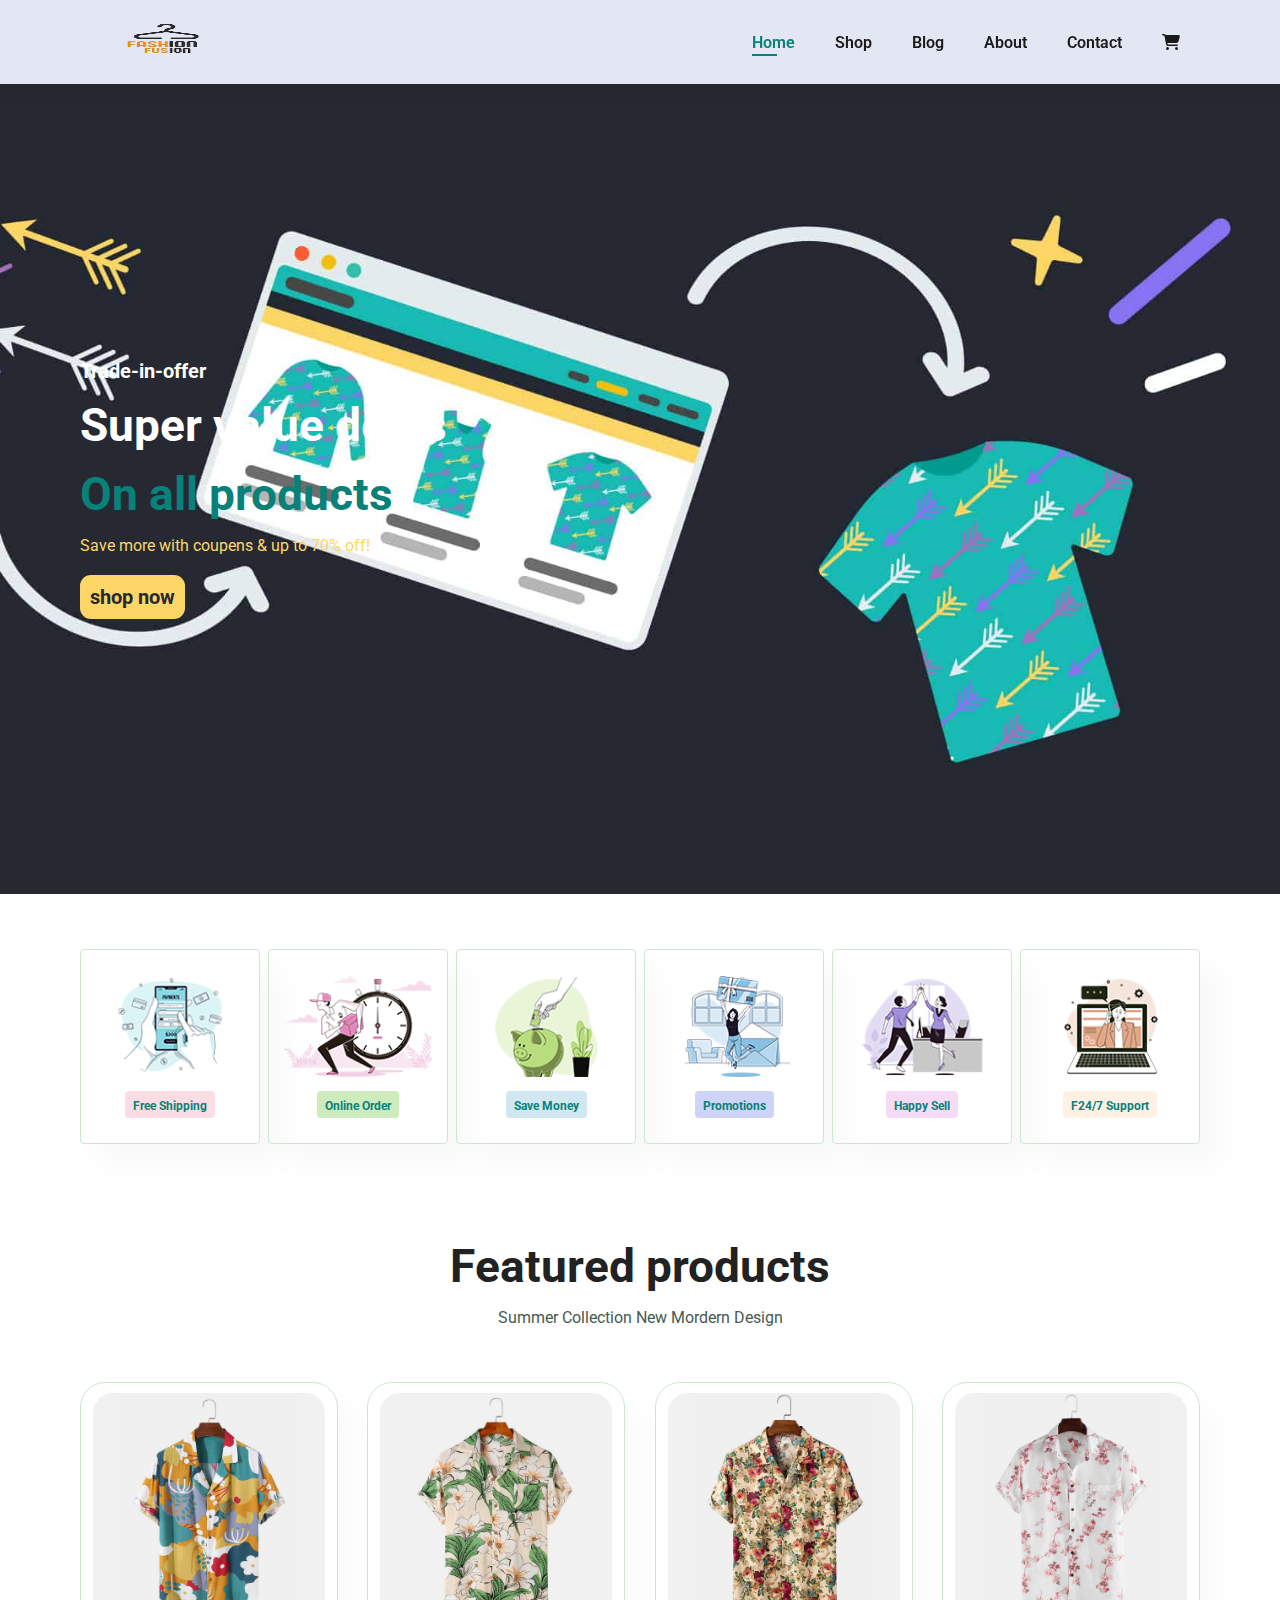
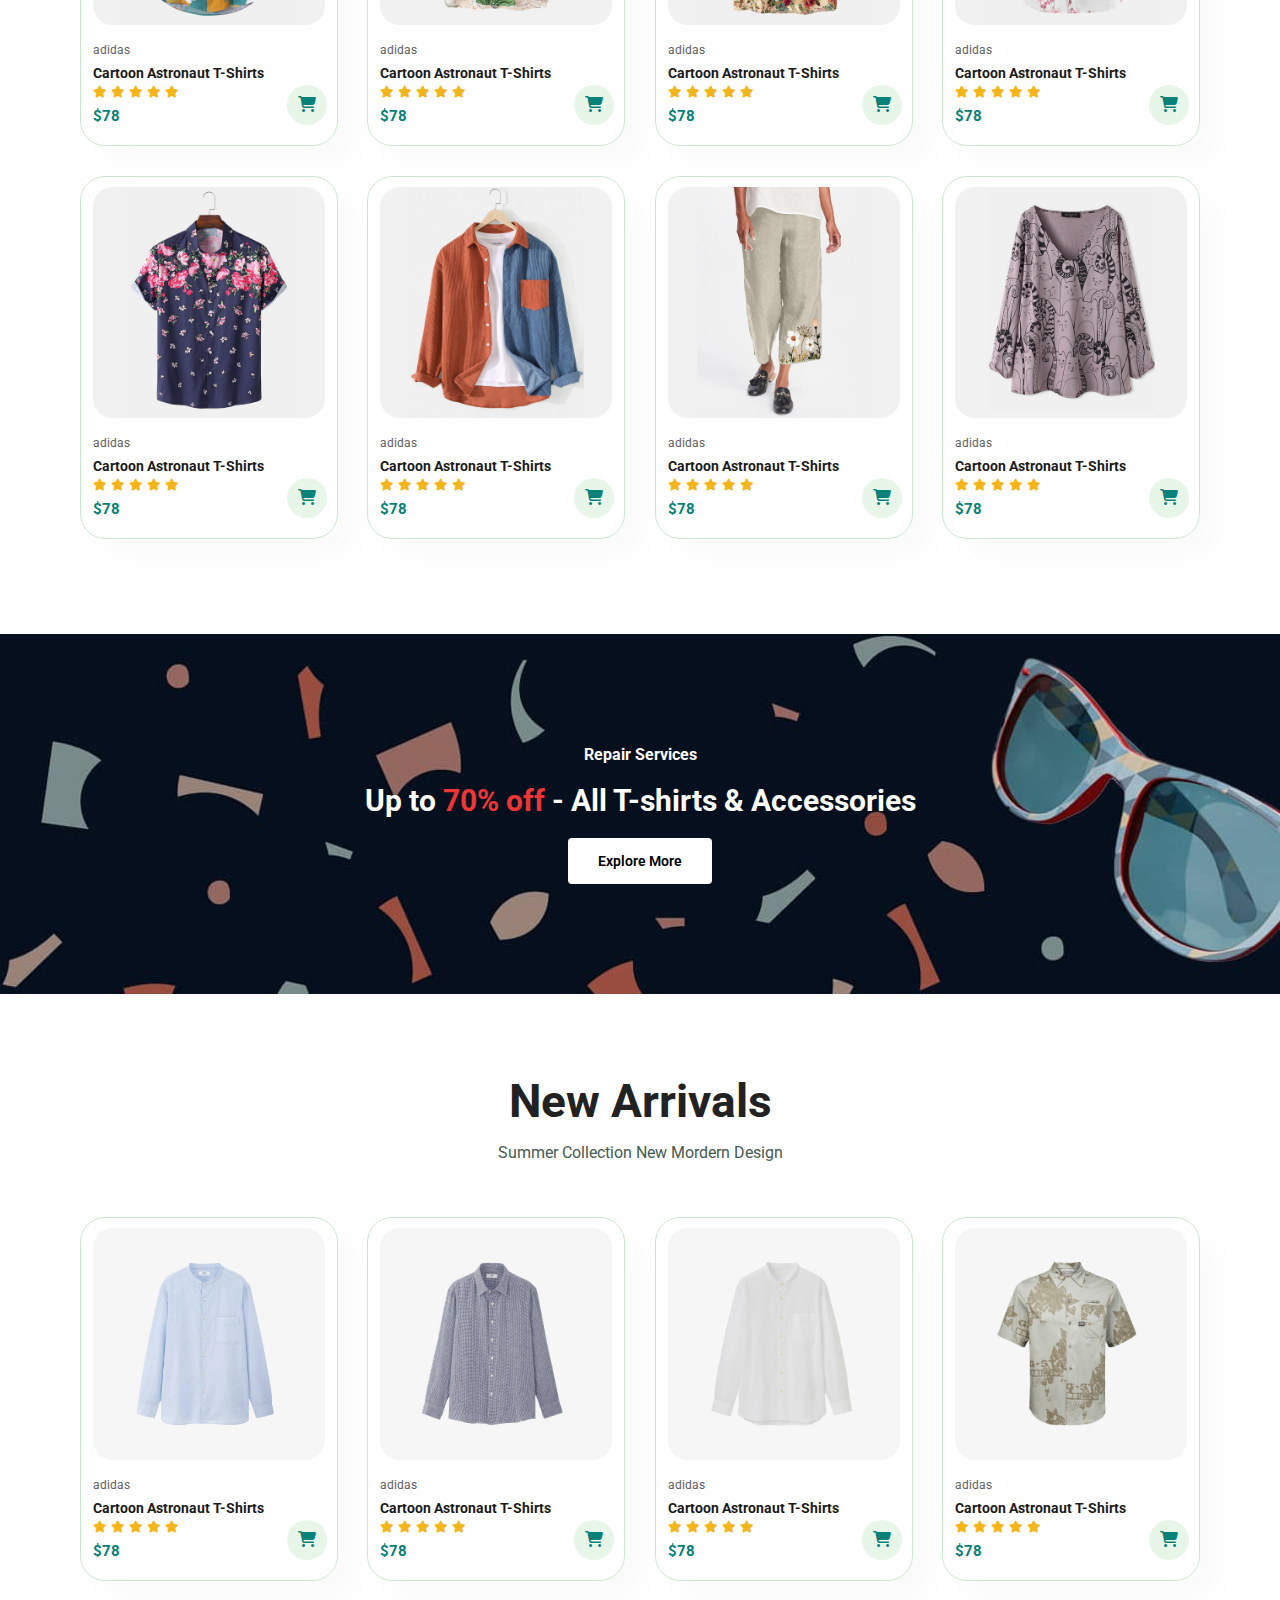
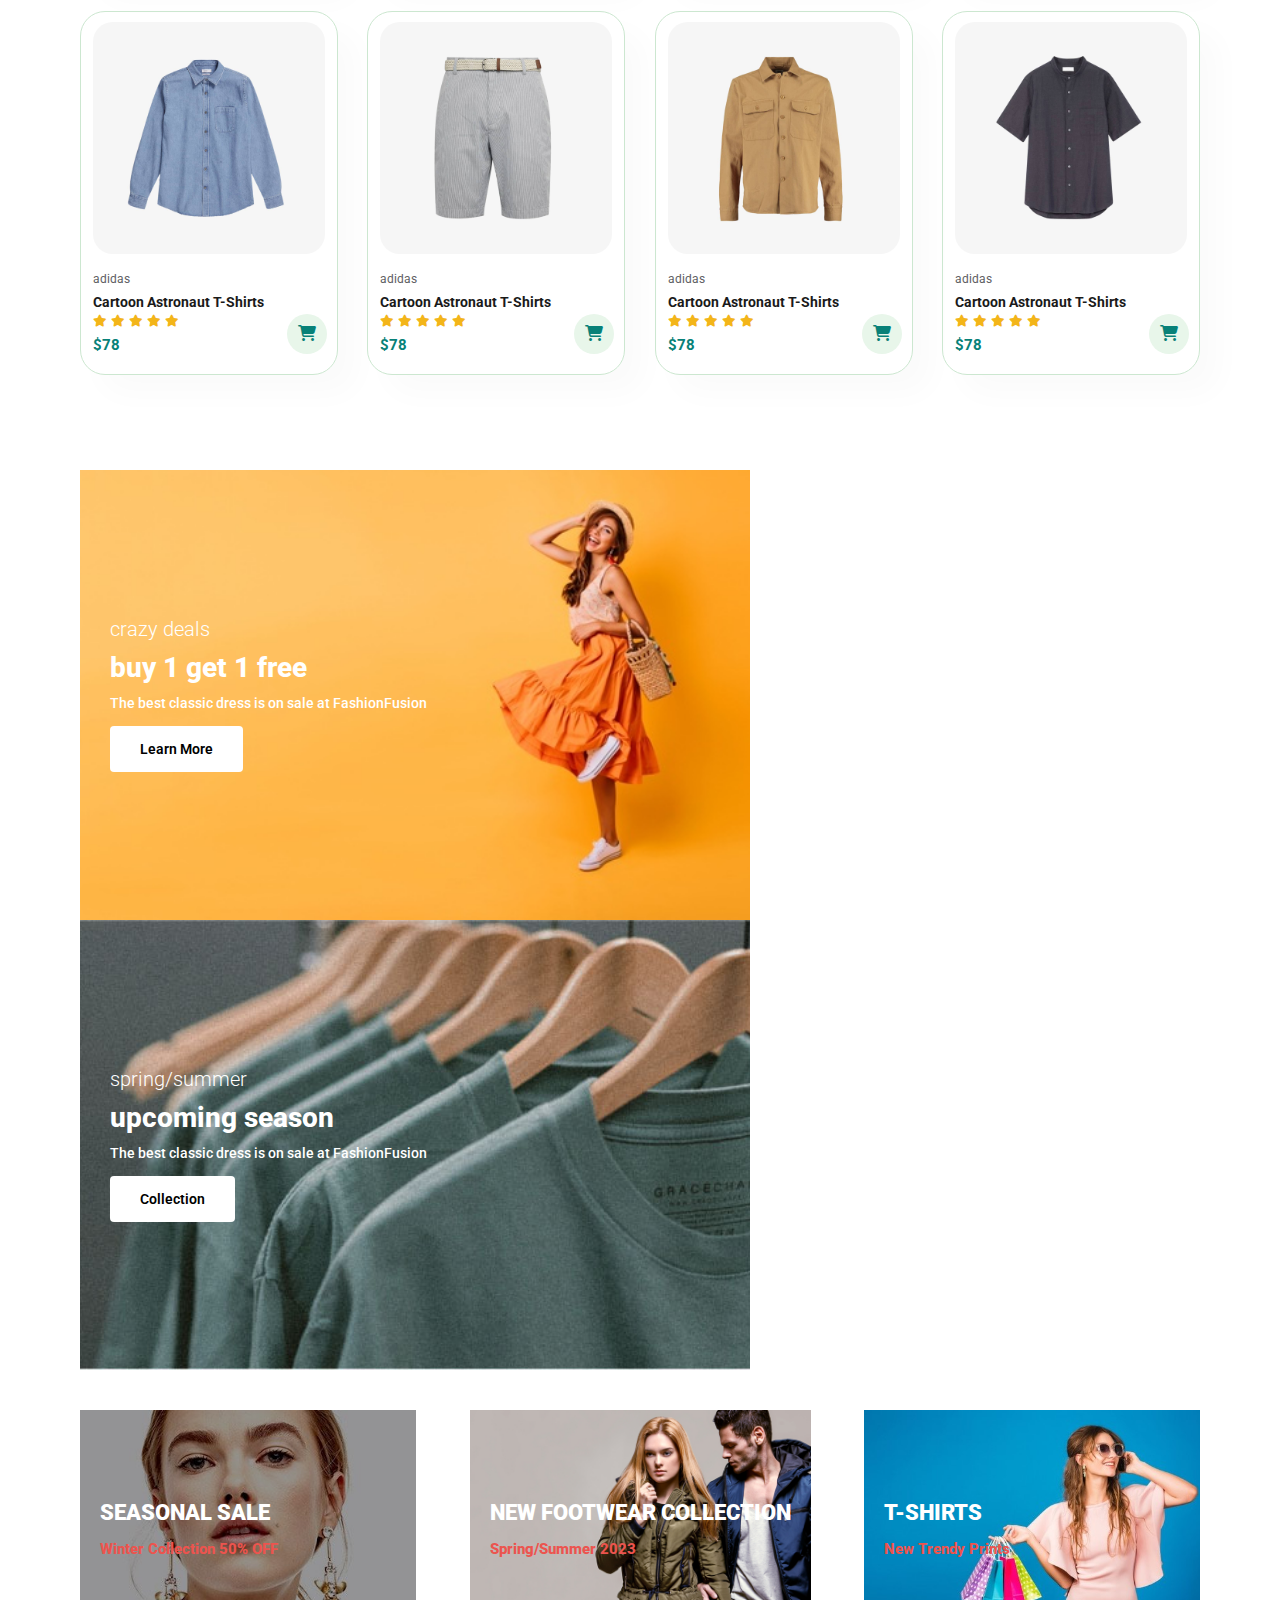
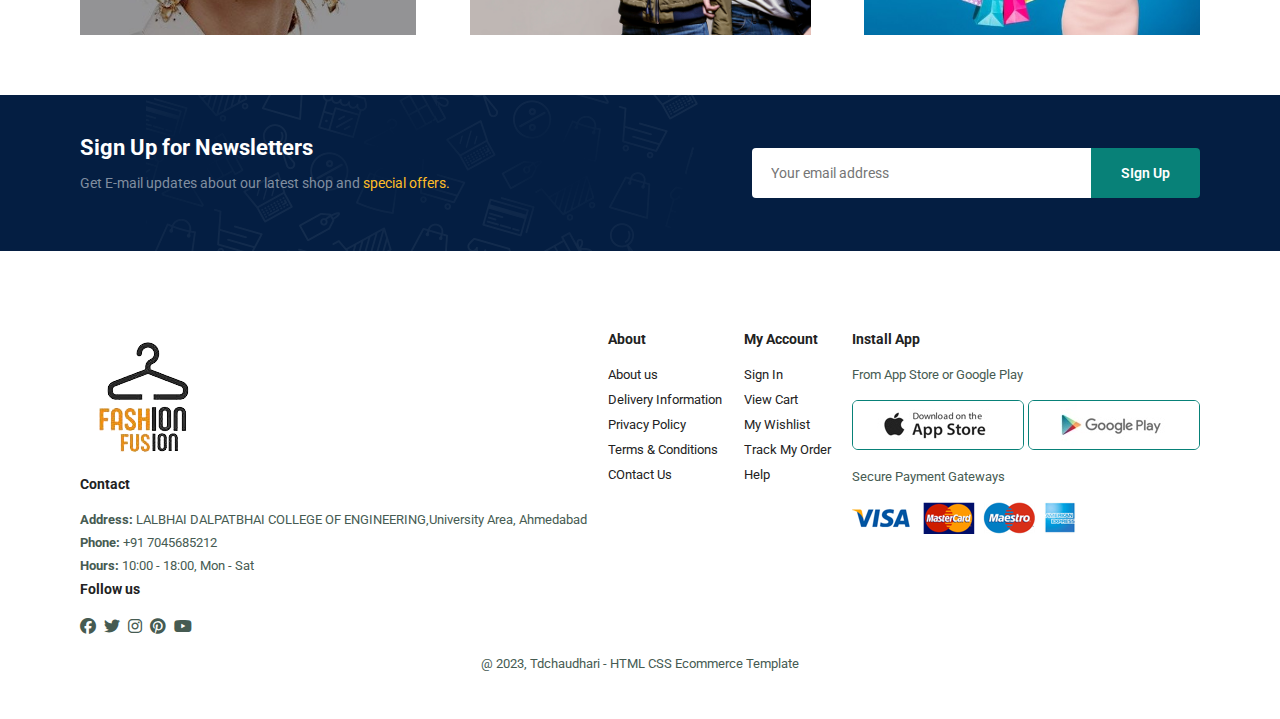
<file: index.html>
<!DOCTYPE html>
<html lang="en">

<head>
  <meta charset="UTF-8">
  <meta name="viewport" content="width=device-width, initial-scale=1.0">
  <title>TodayFashionFusion</title>
  <link rel="stylesheet" href="style.css">
  <link rel="preconnect" href="https://fonts.googleapis.com">
  <link rel="preconnect" href="https://fonts.gstatic.com" crossorigin>
  <link rel="stylesheet" href="https://cdnjs.cloudflare.com/ajax/libs/font-awesome/6.5.2/css/all.min.css" />
</head>

<body>
  <section id="header">
    <a href="#"><img src="images/logo3-removebg-preview.png" class="logo"
        style="margin-top: -10px; margin-bottom: -10px;"></a>

    <div>
      <ul id="navbar">
        <li><a class="active" href="index.html">Home</a></li>
        <li><a href="shop.html">Shop</a></li>
        <li><a href="blog.html">Blog</a></li>
        <li><a href="about.html">About</a></li>
        <li><a href="contact.html">Contact</a></li>
        <li id="lg-bag"><a href="cart.html"><i class="fa-solid fa-cart-shopping"></i></a></li>
        <a href="#" id="close"><i class="fa-solid fa-square-xmark"></i></a>


      </ul>
    </div>
    <div id="mobile">
      <a href="cart.html"><i class="fa-solid fa-cart-shopping"></i></a>
      <i id="bar" class="fas fa-outdent"></i>
    </div>
  </section>

  <section id="hero">
    <h4>Trade-in-offer</h4>
    <h2>Super value deals</h2>
    <h1>On all products</h1>
    <p>Save more with coupens & up to 70% off! </p>
    <button style="padding: 10px;">shop now</button>
  </section>

  <section id="feature" class="section-p1">
    <div class="fe-box">
      <img src="images/f1.png">
      <h6>Free Shipping</h6>
    </div>
    <div class="fe-box">
      <img src="images/f2.png">
      <h6>Online Order</h6>
    </div>
    <div class="fe-box">
      <img src="images/f3.png">
      <h6>Save Money</h6>
    </div>
    <div class="fe-box">
      <img src="images/f4.png">
      <h6>Promotions</h6>
    </div>
    <div class="fe-box">
      <img src="images/f5.png">
      <h6>Happy Sell</h6>
    </div>
    <div class="fe-box">
      <img src="images/f6.png">
      <h6>F24/7 Support</h6>
    </div>
  </section>

  <section id="product1" class="section-p1">
    <h1>Featured products</h1>
    <p>Summer Collection New Mordern Design</p>
    <div class="pro-container">
      <div class="pro">
        <!-- Create first Product -->
        <img src="images/products/f1.jpg" alt="">
        <div class="des">
          <span>adidas</span>
          <h5>Cartoon Astronaut T-Shirts</h5>
          <div class="star">
            <i class="fa-solid fa-star"></i>
            <i class="fa-solid fa-star"></i>
            <i class="fa-solid fa-star"></i>
            <i class="fa-solid fa-star"></i>
            <i class="fa-solid fa-star"></i>

          </div>
          <h4>$78</h4>
        </div>
        <a href="#" class="cart"><i class="fa-solid fa-cart-shopping "></i></a>
      </div>
      <div class="pro">
        <img src="images/products/f2.jpg" alt="">
        <div class="des">
          <span>adidas</span>
          <h5>Cartoon Astronaut T-Shirts</h5>
          <div class="star">
            <i class="fa-solid fa-star"></i>
            <i class="fa-solid fa-star"></i>
            <i class="fa-solid fa-star"></i>
            <i class="fa-solid fa-star"></i>
            <i class="fa-solid fa-star"></i>

          </div>
          <h4>$78</h4>
        </div>
        <a href="#" class="cart"><i class="fa-solid fa-cart-shopping "></i></a>
      </div>
      <div class="pro">
        <img src="images/products/f3.jpg" alt="">
        <div class="des">
          <span>adidas</span>
          <h5>Cartoon Astronaut T-Shirts</h5>
          <div class="star">
            <i class="fa-solid fa-star"></i>
            <i class="fa-solid fa-star"></i>
            <i class="fa-solid fa-star"></i>
            <i class="fa-solid fa-star"></i>
            <i class="fa-solid fa-star"></i>

          </div>
          <h4>$78</h4>
        </div>
        <a href="#" class="cart"><i class="fa-solid fa-cart-shopping "></i></a>
      </div>
      <div class="pro">
        <img src="images/products/f4.jpg" alt="">
        <div class="des">
          <span>adidas</span>
          <h5>Cartoon Astronaut T-Shirts</h5>
          <div class="star">
            <i class="fa-solid fa-star"></i>
            <i class="fa-solid fa-star"></i>
            <i class="fa-solid fa-star"></i>
            <i class="fa-solid fa-star"></i>
            <i class="fa-solid fa-star"></i>

          </div>
          <h4>$78</h4>
        </div>
        <a href="#" class="cart"><i class="fa-solid fa-cart-shopping "></i></a>
      </div>
      <div class="pro">
        <img src="images/products/f5.jpg" alt="">
        <div class="des">
          <span>adidas</span>
          <h5>Cartoon Astronaut T-Shirts</h5>
          <div class="star">
            <i class="fa-solid fa-star"></i>
            <i class="fa-solid fa-star"></i>
            <i class="fa-solid fa-star"></i>
            <i class="fa-solid fa-star"></i>
            <i class="fa-solid fa-star"></i>

          </div>
          <h4>$78</h4>
        </div>
        <a href="#" class="cart"><i class="fa-solid fa-cart-shopping "></i></a>
      </div>
      <div class="pro">
        <img src="images/products/f6.jpg" alt="">
        <div class="des">
          <span>adidas</span>
          <h5>Cartoon Astronaut T-Shirts</h5>
          <div class="star">
            <i class="fa-solid fa-star"></i>
            <i class="fa-solid fa-star"></i>
            <i class="fa-solid fa-star"></i>
            <i class="fa-solid fa-star"></i>
            <i class="fa-solid fa-star"></i>

          </div>
          <h4>$78</h4>
        </div>
        <a href="#" class="cart"><i class="fa-solid fa-cart-shopping "></i></a>
      </div>
      <div class="pro">
        <img src="images/products/f7.jpg" alt="">
        <div class="des">
          <span>adidas</span>
          <h5>Cartoon Astronaut T-Shirts</h5>
          <div class="star">
            <i class="fa-solid fa-star"></i>
            <i class="fa-solid fa-star"></i>
            <i class="fa-solid fa-star"></i>
            <i class="fa-solid fa-star"></i>
            <i class="fa-solid fa-star"></i>

          </div>
          <h4>$78</h4>
        </div>
        <a href="#" class="cart"><i class="fa-solid fa-cart-shopping "></i></a>
      </div>
      <div class="pro">
        <img src="images/products/f8.jpg" alt="">
        <div class="des">
          <span>adidas</span>
          <h5>Cartoon Astronaut T-Shirts</h5>
          <div class="star">
            <i class="fa-solid fa-star"></i>
            <i class="fa-solid fa-star"></i>
            <i class="fa-solid fa-star"></i>
            <i class="fa-solid fa-star"></i>
            <i class="fa-solid fa-star"></i>

          </div>
          <h4>$78</h4>
        </div>
        <a href="#" class="cart"><i class="fa-solid fa-cart-shopping "></i></a>
      </div>
    </div>
  </section>

  <section id="banner" class="section-m1">
    <h4>Repair Services</h4>
    <h1>Up to <span>70% off</span> - All T-shirts & Accessories</h1>
    <button class="normal">Explore More</button>
  </section>

  <section id="product1" class="section-p1">
    <h1>New Arrivals</h1>
    <p>Summer Collection New Mordern Design</p>
    <div class="pro-container">
      <div class="pro">
        <!-- Create first Product -->
        <img src="images/products/n1.jpg" alt="">
        <div class="des">
          <span>adidas</span>
          <h5>Cartoon Astronaut T-Shirts</h5>
          <div class="star">
            <i class="fa-solid fa-star"></i>
            <i class="fa-solid fa-star"></i>
            <i class="fa-solid fa-star"></i>
            <i class="fa-solid fa-star"></i>
            <i class="fa-solid fa-star"></i>

          </div>
          <h4>$78</h4>
        </div>
        <a href="#" class="cart"><i class="fa-solid fa-cart-shopping "></i></a>
      </div>
      <div class="pro">
        <img src="images/products/n2.jpg" alt="">
        <div class="des">
          <span>adidas</span>
          <h5>Cartoon Astronaut T-Shirts</h5>
          <div class="star">
            <i class="fa-solid fa-star"></i>
            <i class="fa-solid fa-star"></i>
            <i class="fa-solid fa-star"></i>
            <i class="fa-solid fa-star"></i>
            <i class="fa-solid fa-star"></i>

          </div>
          <h4>$78</h4>
        </div>
        <a href="#" class="cart"><i class="fa-solid fa-cart-shopping "></i></a>
      </div>
      <div class="pro">
        <img src="images/products/n3.jpg" alt="">
        <div class="des">
          <span>adidas</span>
          <h5>Cartoon Astronaut T-Shirts</h5>
          <div class="star">
            <i class="fa-solid fa-star"></i>
            <i class="fa-solid fa-star"></i>
            <i class="fa-solid fa-star"></i>
            <i class="fa-solid fa-star"></i>
            <i class="fa-solid fa-star"></i>

          </div>
          <h4>$78</h4>
        </div>
        <a href="#" class="cart"><i class="fa-solid fa-cart-shopping "></i></a>
      </div>
      <div class="pro">
        <img src="images/products/n4.jpg" alt="">
        <div class="des">
          <span>adidas</span>
          <h5>Cartoon Astronaut T-Shirts</h5>
          <div class="star">
            <i class="fa-solid fa-star"></i>
            <i class="fa-solid fa-star"></i>
            <i class="fa-solid fa-star"></i>
            <i class="fa-solid fa-star"></i>
            <i class="fa-solid fa-star"></i>

          </div>
          <h4>$78</h4>
        </div>
        <a href="#" class="cart"><i class="fa-solid fa-cart-shopping "></i></a>
      </div>
      <div class="pro">
        <img src="images/products/n5.jpg" alt="">
        <div class="des">
          <span>adidas</span>
          <h5>Cartoon Astronaut T-Shirts</h5>
          <div class="star">
            <i class="fa-solid fa-star"></i>
            <i class="fa-solid fa-star"></i>
            <i class="fa-solid fa-star"></i>
            <i class="fa-solid fa-star"></i>
            <i class="fa-solid fa-star"></i>

          </div>
          <h4>$78</h4>
        </div>
        <a href="#" class="cart"><i class="fa-solid fa-cart-shopping "></i></a>
      </div>
      <div class="pro">
        <img src="images/products/n6.jpg" alt="">
        <div class="des">
          <span>adidas</span>
          <h5>Cartoon Astronaut T-Shirts</h5>
          <div class="star">
            <i class="fa-solid fa-star"></i>
            <i class="fa-solid fa-star"></i>
            <i class="fa-solid fa-star"></i>
            <i class="fa-solid fa-star"></i>
            <i class="fa-solid fa-star"></i>

          </div>
          <h4>$78</h4>
        </div>
        <a href="#" class="cart"><i class="fa-solid fa-cart-shopping "></i></a>
      </div>
      <div class="pro">
        <img src="images/products/n7.jpg" alt="">
        <div class="des">
          <span>adidas</span>
          <h5>Cartoon Astronaut T-Shirts</h5>
          <div class="star">
            <i class="fa-solid fa-star"></i>
            <i class="fa-solid fa-star"></i>
            <i class="fa-solid fa-star"></i>
            <i class="fa-solid fa-star"></i>
            <i class="fa-solid fa-star"></i>

          </div>
          <h4>$78</h4>
        </div>
        <a href="#" class="cart"><i class="fa-solid fa-cart-shopping "></i></a>
      </div>
      <div class="pro">
        <img src="images/products/n8.jpg" alt="">
        <div class="des">
          <span>adidas</span>
          <h5>Cartoon Astronaut T-Shirts</h5>
          <div class="star">
            <i class="fa-solid fa-star"></i>
            <i class="fa-solid fa-star"></i>
            <i class="fa-solid fa-star"></i>
            <i class="fa-solid fa-star"></i>
            <i class="fa-solid fa-star"></i>

          </div>
          <h4>$78</h4>
        </div>
        <a href="#" class="cart"><i class="fa-solid fa-cart-shopping "></i></a>
      </div>
    </div>
  </section>

  <section id="sm-banner" class="section-p1">
    <div class="banner-box">
      <h4>crazy deals</h4>
      <h1>buy 1 get 1 free</h1>
      <span>The best classic dress is on sale at FashionFusion</span>
      <button class="normal">Learn More</button>
    </div>
    <div class="banner-box banner-box2">
      <h4>spring/summer</h4>
      <h1>upcoming season</h1>
      <span>The best classic dress is on sale at FashionFusion</span>
      <button class="normal">Collection</button>
    </div>
  </section>

  <section id="bg-banner" class="section-p1">
    <div class="bg-banner-box">
      <h1>SEASONAL SALE</h1>
      <span>Winter Collection 50% OFF</span>
    </div>
    <div class="bg-banner-box bg-banner-box2">
      <h1>NEW FOOTWEAR COLLECTION</h1>
      <span>Spring/Summer 2023</span>
    </div>
    <div class="bg-banner-box bg-banner-box3">
      <h1>T-SHIRTS</h1>
      <span>New Trendy Prints</span>
    </div>
  </section>

  <section id="newsletter" class="section-p1 section-m1">
    <div class="newstext">
      <h4>Sign Up for Newsletters</h4>
      <p>Get E-mail updates about our latest shop and <span>special offers.</span></p>
    </div>
    <div class="form">
      <input type="text" placeholder="Your email address">
      <button class="normal">SIgn Up</button>
    </div>
  </section>

  <footer class="section-p1">
    <div class="col">
      <img class="logo1" src="images/logo3-removebg-preview.png" style="margin: -40px;">
      <h4>Contact</h4>
      <p><strong>Address:</strong> LALBHAI DALPATBHAI COLLEGE OF ENGINEERING,University Area, Ahmedabad </p>
      <p><strong>Phone:</strong> +91 7045685212</p>
      <p><strong>Hours:</strong> 10:00 - 18:00, Mon - Sat</p>
      <h4>Follow us</h4>
      <div class="icon">
        <i class="fa-brands fa-facebook"></i>
        <i class="fa-brands fa-twitter"></i>
        <i class="fa-brands fa-instagram"></i>
        <i class="fa-brands fa-pinterest"></i>
        <i class="fa-brands fa-youtube"></i>

      </div>
    </div>
    
    <div class="col">
      <h4>About</h4>
      <a href="#">About us</a>
      <a href="#">Delivery Information</a>
      <a href="#">Privacy Policy</a>
      <a href="#">Terms & Conditions</a>
      <a href="#">COntact Us</a>

    </div>
    <div class="col">
      <h4>My Account</h4>
      <a href="#">Sign In</a>
      <a href="#">View Cart</a>
      <a href="#">My Wishlist</a>
      <a href="#">Track My Order</a>
      <a href="#">Help</a>

    </div>
    <div class="col install">
      <h4>Install App</h4>
      <p>From App Store or Google Play</p>
      <div class="row">
        <img src="images/app.jpg" alt="">
        <img src="images/play.jpg" alt="">
      </div>
      <p>Secure Payment Gateways</p>
      <img src="images/pay.png" alt="">

    </div>

    <div class="copy">
      <p>@ 2023, Tdchaudhari - HTML CSS Ecommerce Template</p>
    </div>

  </footer>
  <script src="script.js"></script>
</body>

</html>
</file>
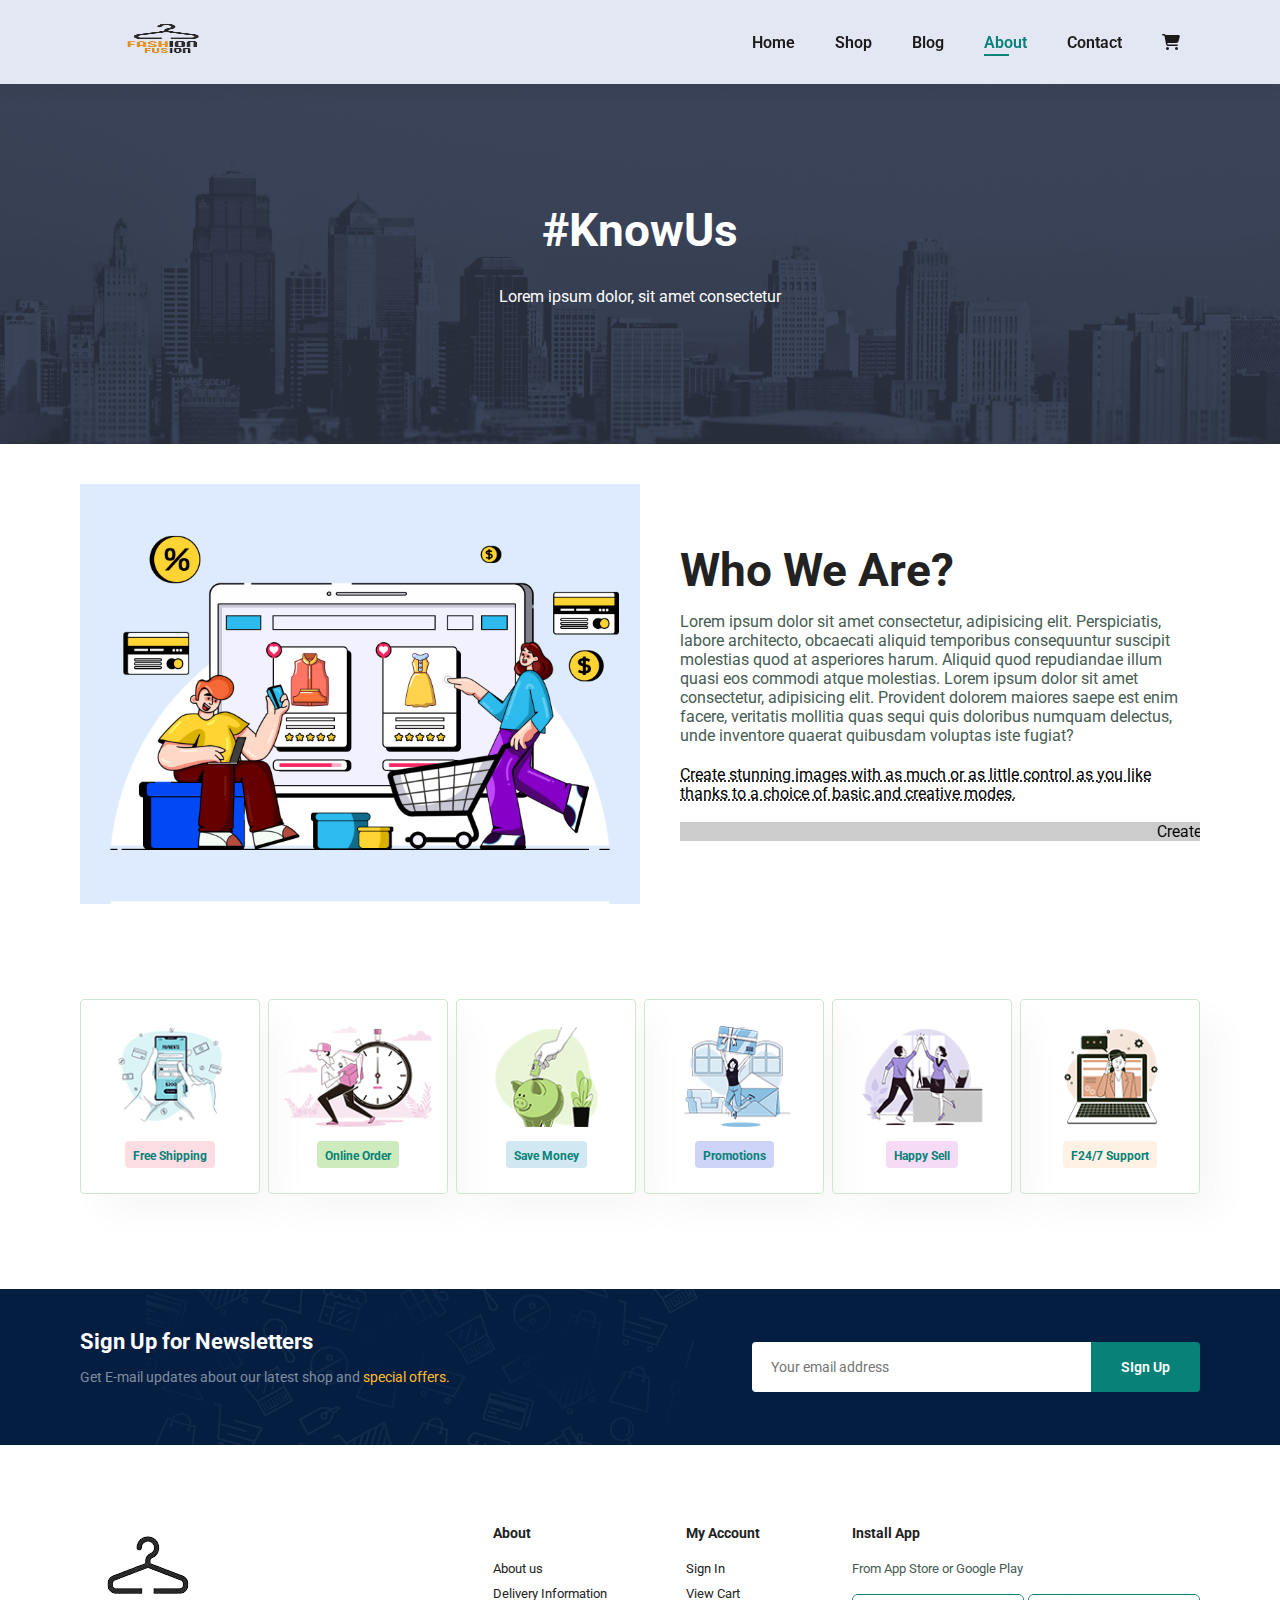
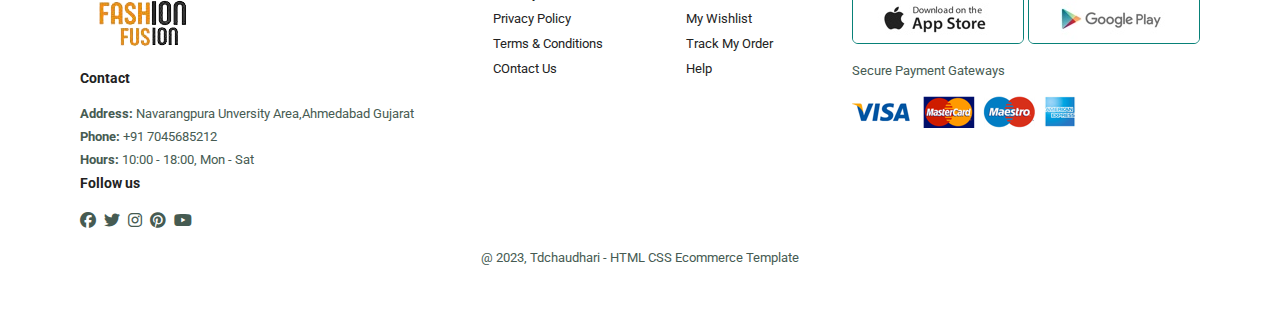
<file: about.html>
<!DOCTYPE html>
<html lang="en">

<head>
  <meta charset="UTF-8">
  <meta name="viewport" content="width=device-width, initial-scale=1.0">
  <title>TodayFashionFusion</title>
  <link rel="stylesheet" href="style.css">
  <link rel="preconnect" href="https://fonts.googleapis.com">
  <link rel="preconnect" href="https://fonts.gstatic.com" crossorigin>
  <link rel="stylesheet" href="https://cdnjs.cloudflare.com/ajax/libs/font-awesome/6.5.2/css/all.min.css" />
</head>

<body>
  <section id="header">
    <a href="#"><img src="images/logo3-removebg-preview.png" class="logo"
        style="margin-top: -10px; margin-bottom: -10px;"></a>

    <div>
      <ul id="navbar">
        <li><a href="index.html">Home</a></li>
        <li><a href="shop.html">Shop</a></li>
        <li><a href="blog.html">Blog</a></li>
        <li><a class="active" href="about.html">About</a></li>
        <li><a href="contact.php">Contact</a></li>
        <li id="lg-bag"><a href="cart.html"><i class="fa-solid fa-cart-shopping"></i></a></li>
        <a href="#" id="close"><i class="fa-solid fa-square-xmark"></i></a>


      </ul>
    </div>
    <div id="mobile">
      <a href="cart.html"><i class="fa-solid fa-cart-shopping"></i></a>
      <i id="bar" class="fas fa-outdent"></i>
    </div>
  </section>

  <section id="page-header" class="about-header">
    <h2>#KnowUs</h2>
    <p>Lorem ipsum dolor, sit amet consectetur </p>
  </section>

  <section id="about-head" class="section-p1">
    <img src="images/a6.jpg" alt="">
    <div>
      <h1>Who We Are?</h1>
      <p>Lorem ipsum dolor sit amet consectetur, adipisicing elit. Perspiciatis, labore architecto, obcaecati aliquid
        temporibus consequuntur suscipit molestias quod at asperiores harum. Aliquid quod repudiandae illum quasi eos
        commodi atque molestias. Lorem ipsum dolor sit amet consectetur, adipisicing elit. Provident dolorem maiores
        saepe est enim facere, veritatis mollitia quas sequi quis doloribus numquam delectus, unde inventore quaerat
        quibusdam voluptas iste fugiat?</p>
      <abbr title="">Create stunning images with as much or as little control as you like thanks to a choice of basic
        and creative modes.</abbr>
      <br><br>
      <marquee bgcolor="#ccc" loop="-1" scrollamount="5" width="100%">Create stunning images with as much or as little
        control as you like thanks to a choice of basic and creative modes.</marquee>
    </div>
  </section>

  <section id="feature" class="section-p1">
    <div class="fe-box">
      <img src="images/f1.png">
      <h6>Free Shipping</h6>
    </div>
    <div class="fe-box">
      <img src="images/f2.png">
      <h6>Online Order</h6>
    </div>
    <div class="fe-box">
      <img src="images/f3.png">
      <h6>Save Money</h6>
    </div>
    <div class="fe-box">
      <img src="images/f4.png">
      <h6>Promotions</h6>
    </div>
    <div class="fe-box">
      <img src="images/f5.png">
      <h6>Happy Sell</h6>
    </div>
    <div class="fe-box">
      <img src="images/f6.png">
      <h6>F24/7 Support</h6>
    </div>
  </section>

  <section id="newsletter" class="section-p1 section-m1">
    <div class="newstext">
      <h4>Sign Up for Newsletters</h4>
      <p>Get E-mail updates about our latest shop and <span>special offers.</span></p>
    </div>
    <div class="form">
      <input type="text" placeholder="Your email address">
      <button class="normal">SIgn Up</button>
    </div>
  </section>

  <footer class="section-p1">
    <div class="col">
      <img class="logo1" src="images/logo3-removebg-preview.png" style="margin: -40px;">
      <h4>Contact</h4>
      <p><strong>Address:</strong> Navarangpura Unversity Area,Ahmedabad Gujarat </p>
      <p><strong>Phone:</strong> +91 7045685212</p>
      <p><strong>Hours:</strong> 10:00 - 18:00, Mon - Sat</p>
      <h4>Follow us</h4>
      <div class="icon">
        <i class="fa-brands fa-facebook"></i>
        <i class="fa-brands fa-twitter"></i>
        <i class="fa-brands fa-instagram"></i>
        <i class="fa-brands fa-pinterest"></i>
        <i class="fa-brands fa-youtube"></i>

      </div>
    </div>

    <div class="col">
      <h4>About</h4>
      <a href="#">About us</a>
      <a href="#">Delivery Information</a>
      <a href="#">Privacy Policy</a>
      <a href="#">Terms & Conditions</a>
      <a href="#">COntact Us</a>

    </div>
    <div class="col">
      <h4>My Account</h4>
      <a href="#">Sign In</a>
      <a href="#">View Cart</a>
      <a href="#">My Wishlist</a>
      <a href="#">Track My Order</a>
      <a href="#">Help</a>

    </div>
    <div class="col install">
      <h4>Install App</h4>
      <p>From App Store or Google Play</p>
      <div class="row">
        <img src="images/app.jpg" alt="">
        <img src="images/play.jpg" alt="">
      </div>
      <p>Secure Payment Gateways</p>
      <img src="images/pay.png" alt="">

    </div>

    <div class="copy">
      <p>@ 2023, Tdchaudhari - HTML CSS Ecommerce Template</p>
    </div>

  </footer>
  <script src="script.js"></script>
</body>

</html>
</file>
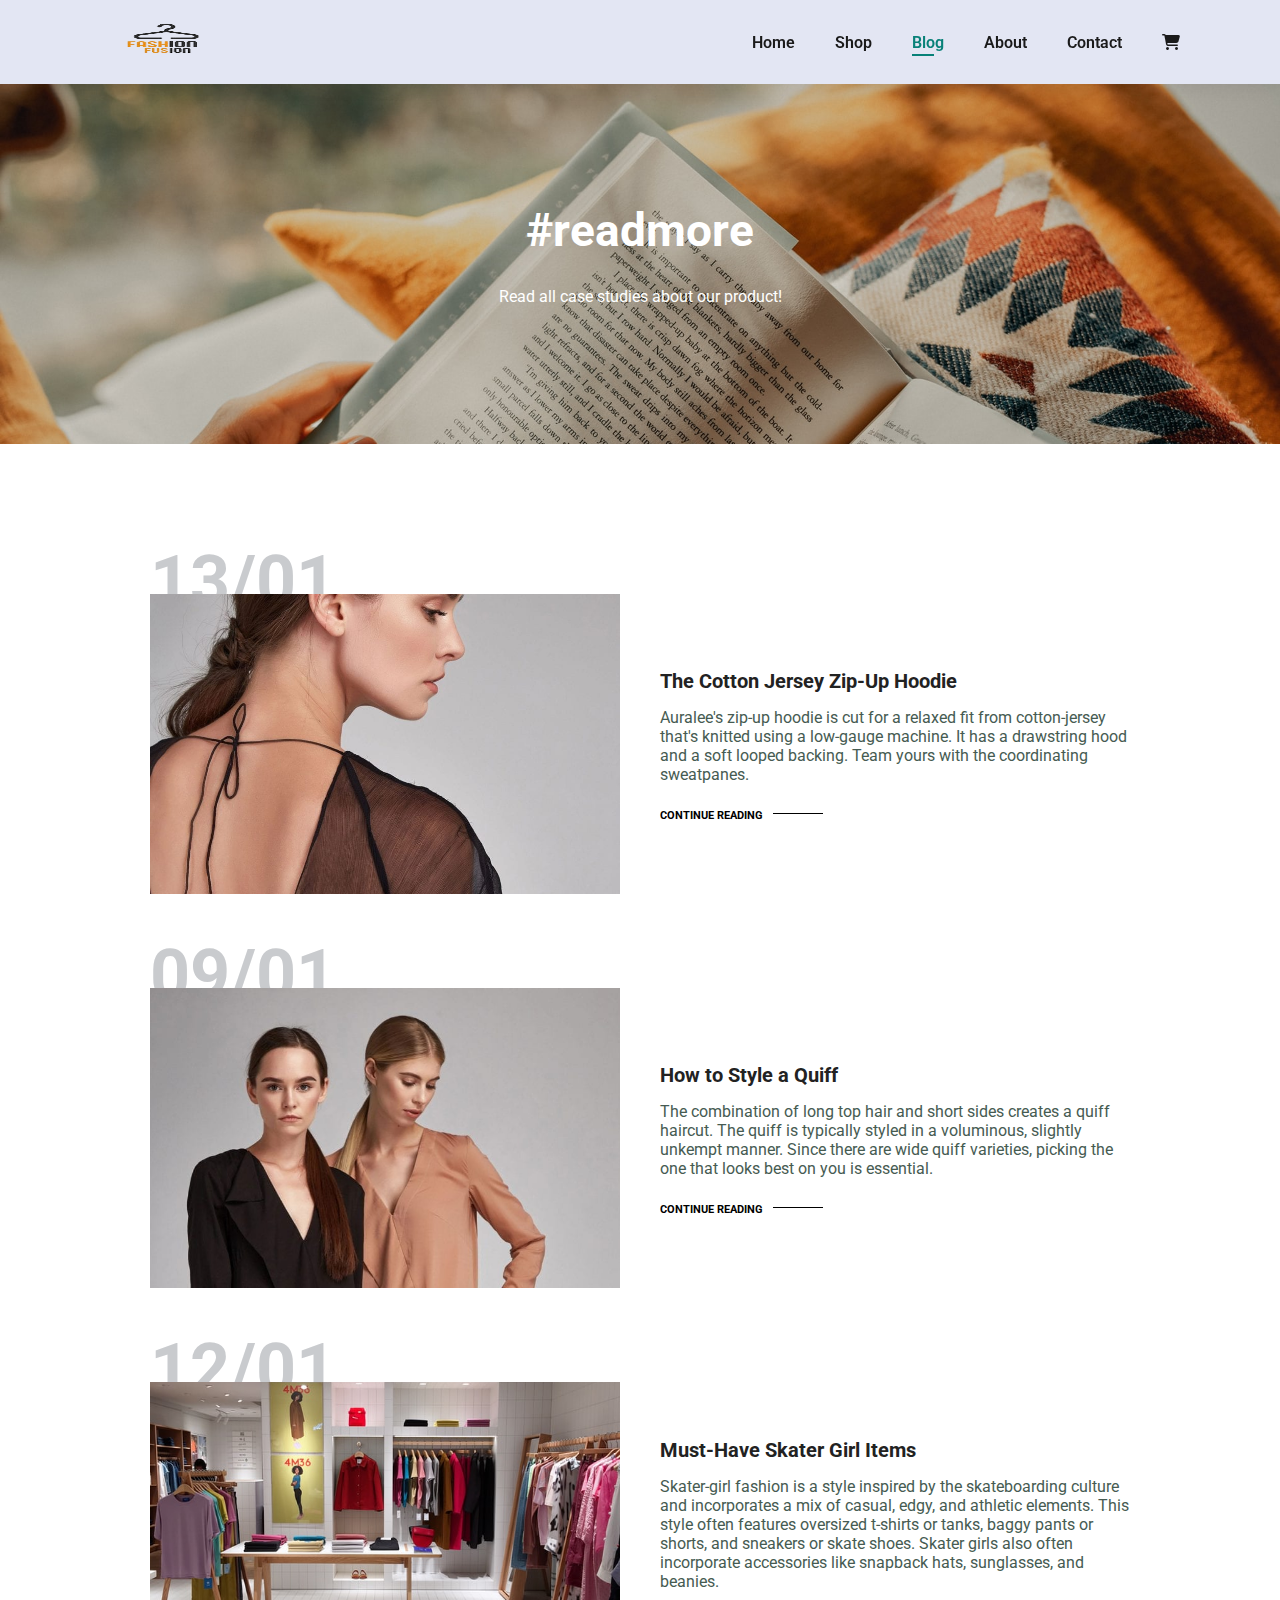
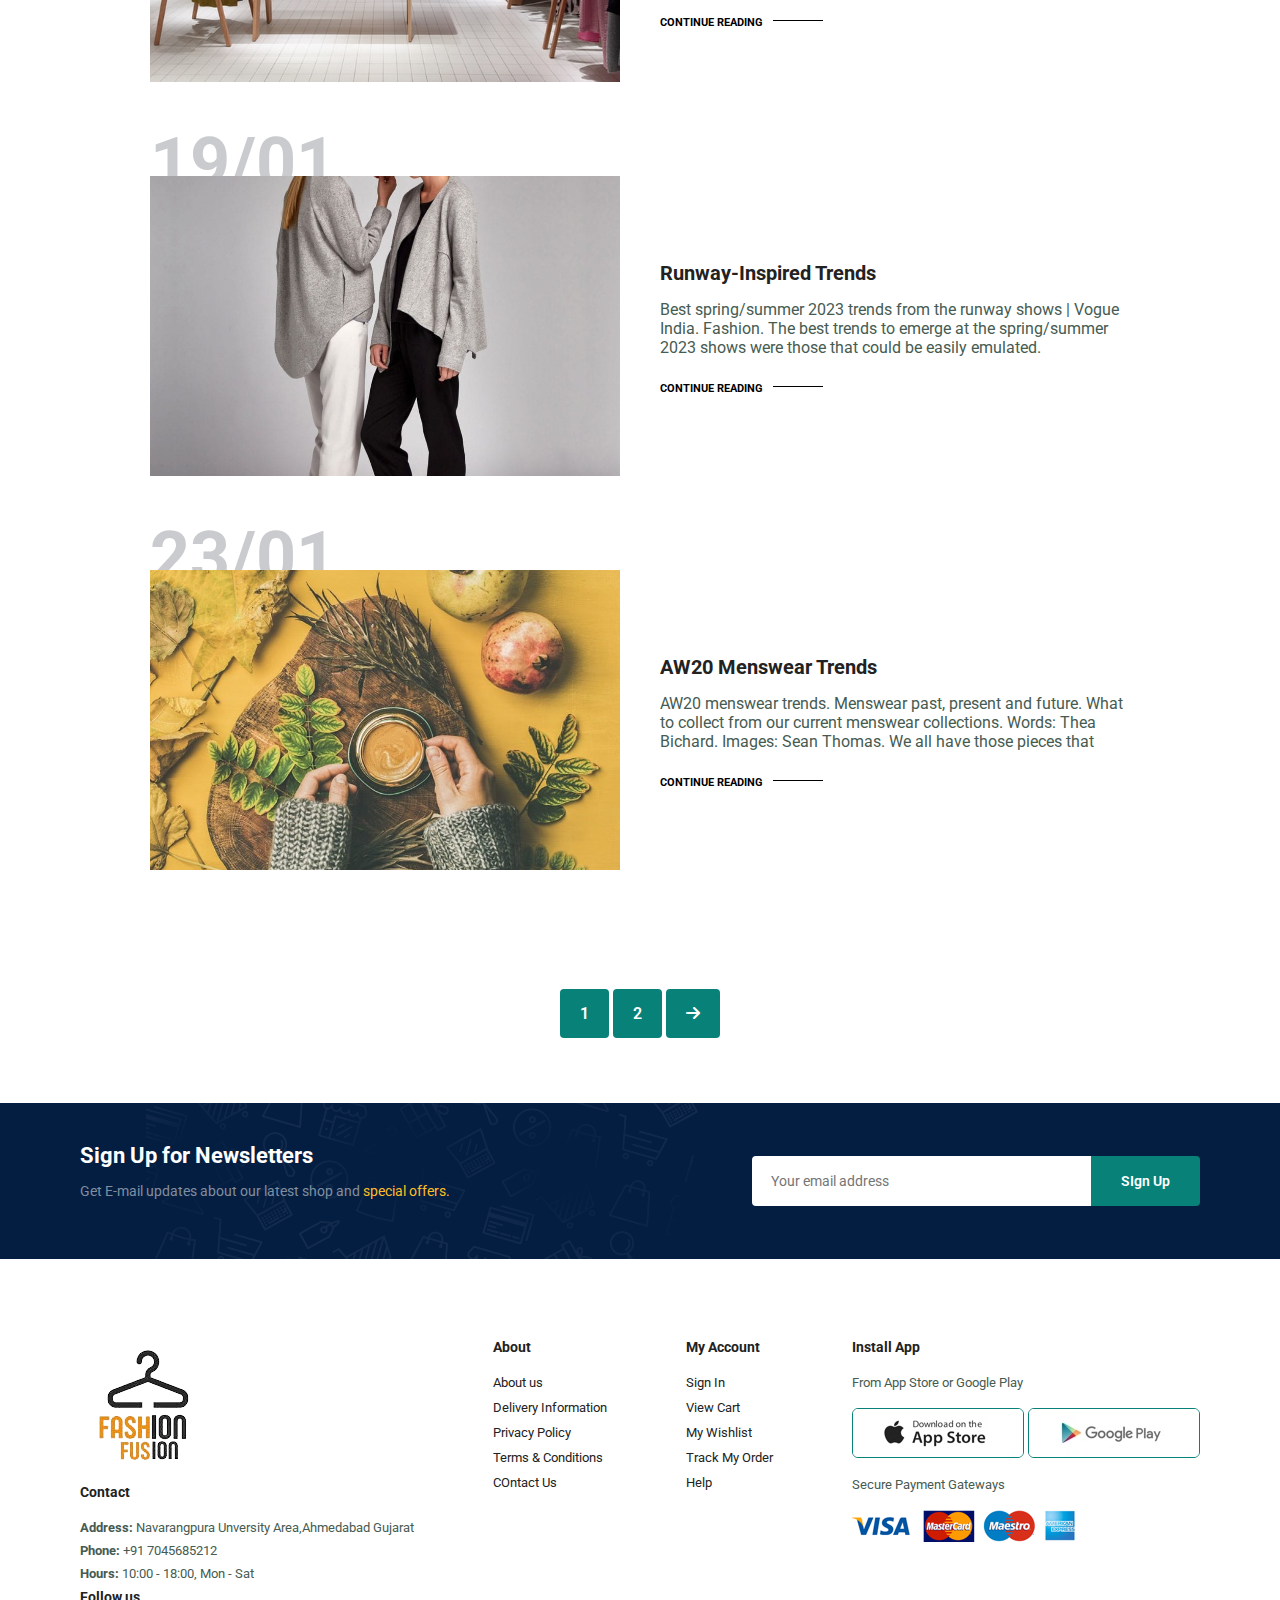
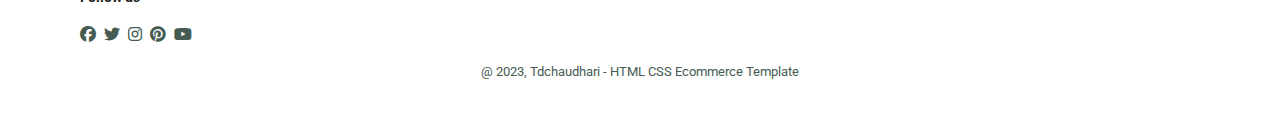
<file: blog.html>
<!DOCTYPE html>
<html lang="en">

<head>
  <meta charset="UTF-8">
  <meta name="viewport" content="width=device-width, initial-scale=1.0">
  <title>TodayFashionFusion</title>
  <link rel="stylesheet" href="style.css">
  <link rel="preconnect" href="https://fonts.googleapis.com">
  <link rel="preconnect" href="https://fonts.gstatic.com" crossorigin>
  <link rel="stylesheet" href="https://cdnjs.cloudflare.com/ajax/libs/font-awesome/6.5.2/css/all.min.css" />
</head>

<body>
  <section id="header">
    <a href="#"><img src="images/logo3-removebg-preview.png" class="logo"
        style="margin-top: -10px; margin-bottom: -10px;"></a>

    <div>
      <ul id="navbar">
        <li><a  href="index.html">Home</a></li>
        <li><a  href="shop.html">Shop</a></li>
        <li><a class="active" href="blog.html">Blog</a></li>
        <li><a href="about.html">About</a></li>
        <li><a href="contact.php">Contact</a></li>
        <li id="lg-bag"><a href="cart.html"><i class="fa-solid fa-cart-shopping"></i></a></li>
        <a href="#" id="close"><i class="fa-solid fa-square-xmark"></i></a>


      </ul>
    </div>
    <div id="mobile">
      <a href="cart.html"><i class="fa-solid fa-cart-shopping"></i></a>
      <i id="bar" class="fas fa-outdent"></i>
    </div>
  </section>

  <section id="page-header" class="blog-header">
    <h2>#readmore</h2>
    <p>Read all case studies about our product! </p>
  </section>

  <section id="blog">
    <div class="blog-box">
      <div class="blog-img">
       <img src="images/b1 (2).jpg" alt="">
      </div>
      <div class="blog-details">
        <h4>The Cotton Jersey Zip-Up Hoodie</h4>
        <p>Auralee's zip-up hoodie is cut for a relaxed fit from cotton-jersey that's knitted using a low-gauge machine. It has a drawstring hood and a soft looped backing. Team yours with the coordinating sweatpanes.</p>
        <a href="#">CONTINUE READING</a>
      </div>
      <h1>13/01</h1>
    </div>

    <div class="blog-box">
      <div class="blog-img">
       <img src="images/b2 (1).jpg" alt="">
      </div>
      <div class="blog-details">
        <h4>How to Style a Quiff</h4>
        <p>The combination of long top hair and short sides creates a quiff haircut. The quiff is typically styled in a voluminous, slightly unkempt manner. Since there are wide quiff varieties, picking the one that looks best on you is essential.</p>
        <a href="#">CONTINUE READING</a>
      </div>
      <h1>09/01</h1>
    </div>
    <div class="blog-box">
      <div class="blog-img">
       <img src="images/b3.jpg" alt="">
      </div>
      <div class="blog-details">
        <h4>Must-Have Skater Girl Items</h4>
        <p>Skater-girl fashion is a style inspired by the skateboarding culture and incorporates a mix of casual, edgy, and athletic elements. This style often features oversized t-shirts or tanks, baggy pants or shorts, and sneakers or skate shoes. Skater girls also often incorporate accessories like snapback hats, sunglasses, and beanies.</p>
        <a href="#">CONTINUE READING</a>
      </div>
      <h1>12/01</h1>
    </div>
    <div class="blog-box">
      <div class="blog-img">
       <img src="images/b4 (1).jpg" alt="">
      </div>
      <div class="blog-details">
        <h4>Runway-Inspired Trends</h4>
        <p>Best spring/summer 2023 trends from the runway shows | Vogue India. Fashion. The best trends to emerge at the spring/summer 2023 shows were those that could be easily emulated.</p>
        <a href="#">CONTINUE READING</a>
      </div>
      <h1>19/01</h1>
    </div>
    <div class="blog-box">
      <div class="blog-img">
       <img src="images/b6.jpg" alt="">
      </div>
      <div class="blog-details">
        <h4>AW20 Menswear Trends</h4>
        <p>AW20 menswear trends. Menswear past, present and future. What to collect from our current menswear collections. Words: Thea Bichard. Images: Sean Thomas. We all have those pieces that</p>
        <a href="#">CONTINUE READING</a>
      </div>
      <h1>23/01</h1>
    </div>
  </section>

<section id="pagination" class="section-p1">
  <a href="#">1</a>
  <a href="#">2</a>
  <a href="#"><i class="fa-solid fa-arrow-right"></i></a>

</section>

  <section id="newsletter" class="section-p1 section-m1">
    <div class="newstext">
      <h4>Sign Up for Newsletters</h4>
      <p>Get E-mail updates about our latest shop and <span>special offers.</span></p>
    </div>
    <div class="form">
      <input type="text" placeholder="Your email address">
      <button class="normal">SIgn Up</button>
    </div>
  </section>

  <footer class="section-p1">
    <div class="col">
      <img class="logo1" src="images/logo3-removebg-preview.png" style="margin: -40px;">
      <h4>Contact</h4>
      <p><strong>Address:</strong> Navarangpura Unversity Area,Ahmedabad Gujarat </p>
      <p><strong>Phone:</strong> +91 7045685212</p>
      <p><strong>Hours:</strong> 10:00 - 18:00, Mon - Sat</p>
      <h4>Follow us</h4>
      <div class="icon">
        <i class="fa-brands fa-facebook"></i>
        <i class="fa-brands fa-twitter"></i>
        <i class="fa-brands fa-instagram"></i>
        <i class="fa-brands fa-pinterest"></i>
        <i class="fa-brands fa-youtube"></i>

      </div>
    </div>
    
    <div class="col">
      <h4>About</h4>
      <a href="#">About us</a>
      <a href="#">Delivery Information</a>
      <a href="#">Privacy Policy</a>
      <a href="#">Terms & Conditions</a>
      <a href="#">COntact Us</a>

    </div>
    <div class="col">
      <h4>My Account</h4>
      <a href="#">Sign In</a>
      <a href="#">View Cart</a>
      <a href="#">My Wishlist</a>
      <a href="#">Track My Order</a>
      <a href="#">Help</a>

    </div>
    <div class="col install">
      <h4>Install App</h4>
      <p>From App Store or Google Play</p>
      <div class="row">
        <img src="images/app.jpg" alt="">
        <img src="images/play.jpg" alt="">
      </div>
      <p>Secure Payment Gateways</p>
      <img src="images/pay.png" alt="">

    </div>

    <div class="copy">
      <p>@ 2023, Tdchaudhari - HTML CSS Ecommerce Template</p>
    </div>

  </footer>
  <script src="script.js"></script>
</body>

</html>
</file>
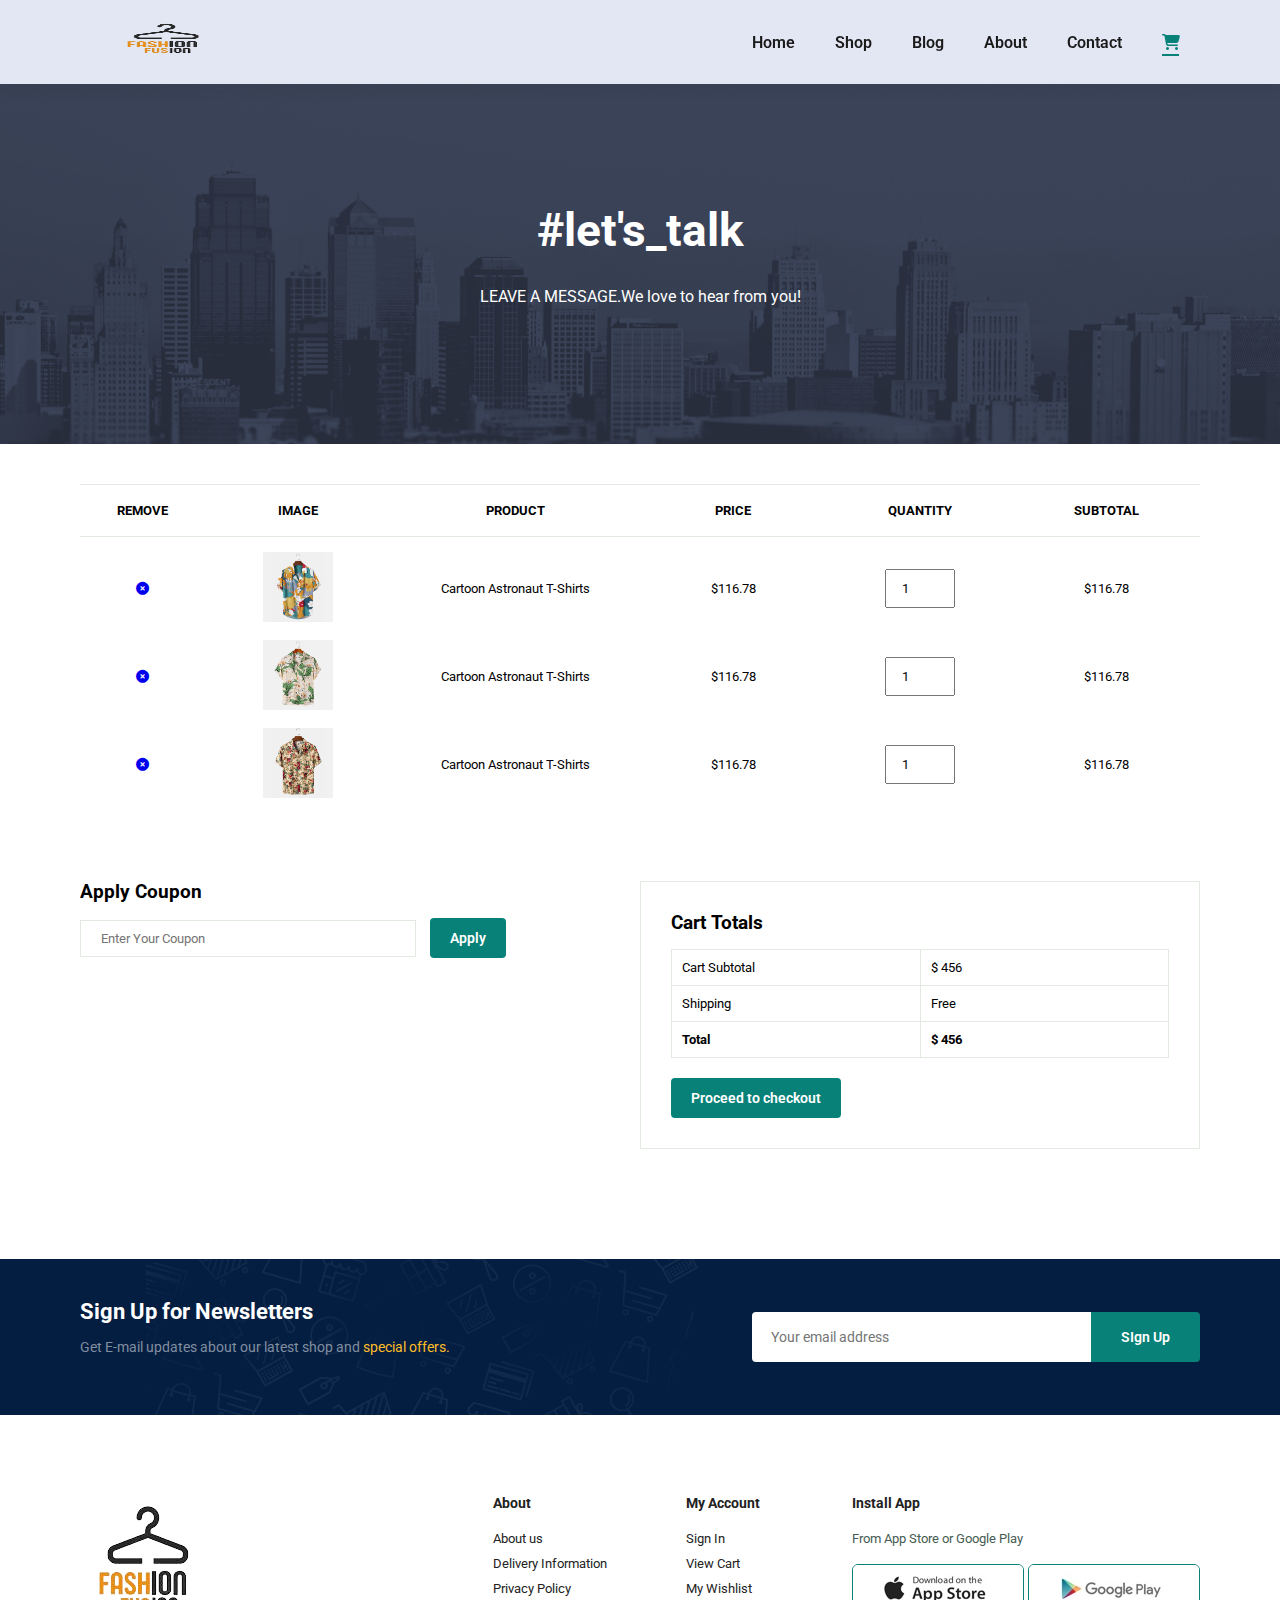
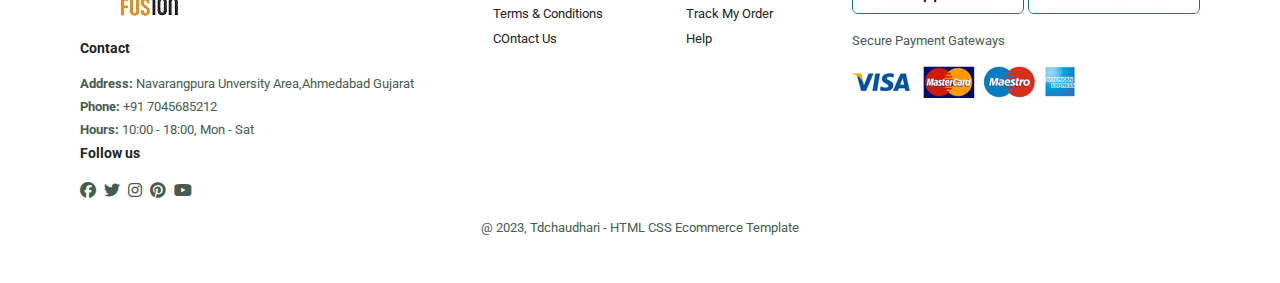
<file: cart.html>
<!DOCTYPE html>
<html lang="en">

<head>
  <meta charset="UTF-8">
  <meta name="viewport" content="width=device-width, initial-scale=1.0">
  <title>TodayFashionFusion</title>
  <link rel="stylesheet" href="style.css">
  <link rel="preconnect" href="https://fonts.googleapis.com">
  <link rel="preconnect" href="https://fonts.gstatic.com" crossorigin>
  <link rel="stylesheet" href="https://cdnjs.cloudflare.com/ajax/libs/font-awesome/6.5.2/css/all.min.css" />
</head>

<body>
  <section id="header">
    <a href="#"><img src="images/logo3-removebg-preview.png" class="logo"
        style="margin-top: -10px; margin-bottom: -10px;"></a>

    <div>
      <ul id="navbar">
        <li><a href="index.html">Home</a></li>
        <li><a href="shop.html">Shop</a></li>
        <li><a href="blog.html">Blog</a></li>
        <li><a href="about.html">About</a></li>
        <li><a  href="contact.php">Contact</a></li>
        <li id="lg-bag"><a class="active" href="cart.html"><i class="fa-solid fa-cart-shopping"></i></a></li>
        <a href="#" id="close"><i class="fa-solid fa-square-xmark"></i></a>


      </ul>
    </div>
    <div id="mobile">
      <a href="cart.html"><i class="fa-solid fa-cart-shopping"></i></a>
      <i id="bar" class="fas fa-outdent"></i>
    </div>
  </section>

  <section id="page-header" class="about-header">
    <h2>#let's_talk</h2>
    <p>LEAVE A MESSAGE.We love to hear from you!</p>
  </section>

  <section id="cart" class="section-p1">
    <table width="100%">
      <thead>
        <tr>
          <td>Remove</td>
          <td>Image</td>
          <td>Product</td>
          <td>Price</td>
          <td>Quantity</td>
          <td>Subtotal</td>
        </tr>
      </thead>
      <tbody>
        <tr>
          <td><a href="#"><i class="fas fa-times-circle"></i></a></td>
          <td><img src="images/products/f1.jpg" alt=""></td>
          <td>Cartoon Astronaut T-Shirts</td>
          <td>$116.78</td>
          <td><input type="number" value="1"></td>
          <td>$116.78</td>
        </tr>
        <tr>
          <td><a href="#"><i class="fas fa-times-circle"></i></a></td>
          <td><img src="images/products/f2.jpg" alt=""></td>
          <td>Cartoon Astronaut T-Shirts</td>
          <td>$116.78</td>
          <td><input type="number" value="1"></td>
          <td>$116.78</td>
        </tr>
        <tr>
          <td><a href="#"><i class="fas fa-times-circle"></i></a></td>
          <td><img src="images/products/f3.jpg" alt=""></td>
          <td>Cartoon Astronaut T-Shirts</td>
          <td>$116.78</td>
          <td><input type="number" value="1"></td>
          <td>$116.78</td>
        </tr>
      </tbody>
    </table>
  </section>

  <section id="cart-add" class="section-p1">
    <div id="coupon">
      <h3>Apply Coupon</h3>
      <div>
        <input type="text" placeholder="Enter Your Coupon">
        <button class="normal">Apply</button>
      </div>
    </div>
    <div id="subtotal">
      <h3>Cart Totals</h3>
      <table>
        <tr>
          <td>Cart Subtotal</td>
          <td>$ 456</td>
        </tr>
        <tr>
          <td>Shipping</td>
          <td>Free</td>
        </tr>
        <tr>
          <td><strong>Total</strong></td>
          <td><strong>$ 456</strong></td>
        </tr>
      </table>
      <button class="normal">Proceed to checkout</button>
    </div>
  </section>

  <section id="newsletter" class="section-p1 section-m1">
    <div class="newstext">
      <h4>Sign Up for Newsletters</h4>
      <p>Get E-mail updates about our latest shop and <span>special offers.</span></p>
    </div>
    <div class="form">
      <input type="text" placeholder="Your email address">
      <button class="normal">SIgn Up</button>
    </div>
  </section>

  <footer class="section-p1">
    <div class="col">
      <img class="logo1" src="images/logo3-removebg-preview.png" style="margin: -40px;">
      <h4>Contact</h4>
      <p><strong>Address:</strong> Navarangpura Unversity Area,Ahmedabad Gujarat </p>
      <p><strong>Phone:</strong> +91 7045685212</p>
      <p><strong>Hours:</strong> 10:00 - 18:00, Mon - Sat</p>
      <h4>Follow us</h4>
      <div class="icon">
        <i class="fa-brands fa-facebook"></i>
        <i class="fa-brands fa-twitter"></i>
        <i class="fa-brands fa-instagram"></i>
        <i class="fa-brands fa-pinterest"></i>
        <i class="fa-brands fa-youtube"></i>

      </div>
    </div>

    <div class="col">
      <h4>About</h4>
      <a href="#">About us</a>
      <a href="#">Delivery Information</a>
      <a href="#">Privacy Policy</a>
      <a href="#">Terms & Conditions</a>
      <a href="#">COntact Us</a>

    </div>
    <div class="col">
      <h4>My Account</h4>
      <a href="#">Sign In</a>
      <a href="#">View Cart</a>
      <a href="#">My Wishlist</a>
      <a href="#">Track My Order</a>
      <a href="#">Help</a>

    </div>
    <div class="col install">
      <h4>Install App</h4>
      <p>From App Store or Google Play</p>
      <div class="row">
        <img src="images/app.jpg" alt="">
        <img src="images/play.jpg" alt="">
      </div>
      <p>Secure Payment Gateways</p>
      <img src="images/pay.png" alt="">

    </div>

    <div class="copy">
      <p>@ 2023, Tdchaudhari - HTML CSS Ecommerce Template</p>
    </div>

  </footer>
  <script src="script.js"></script>
</body>

</html>
</file>
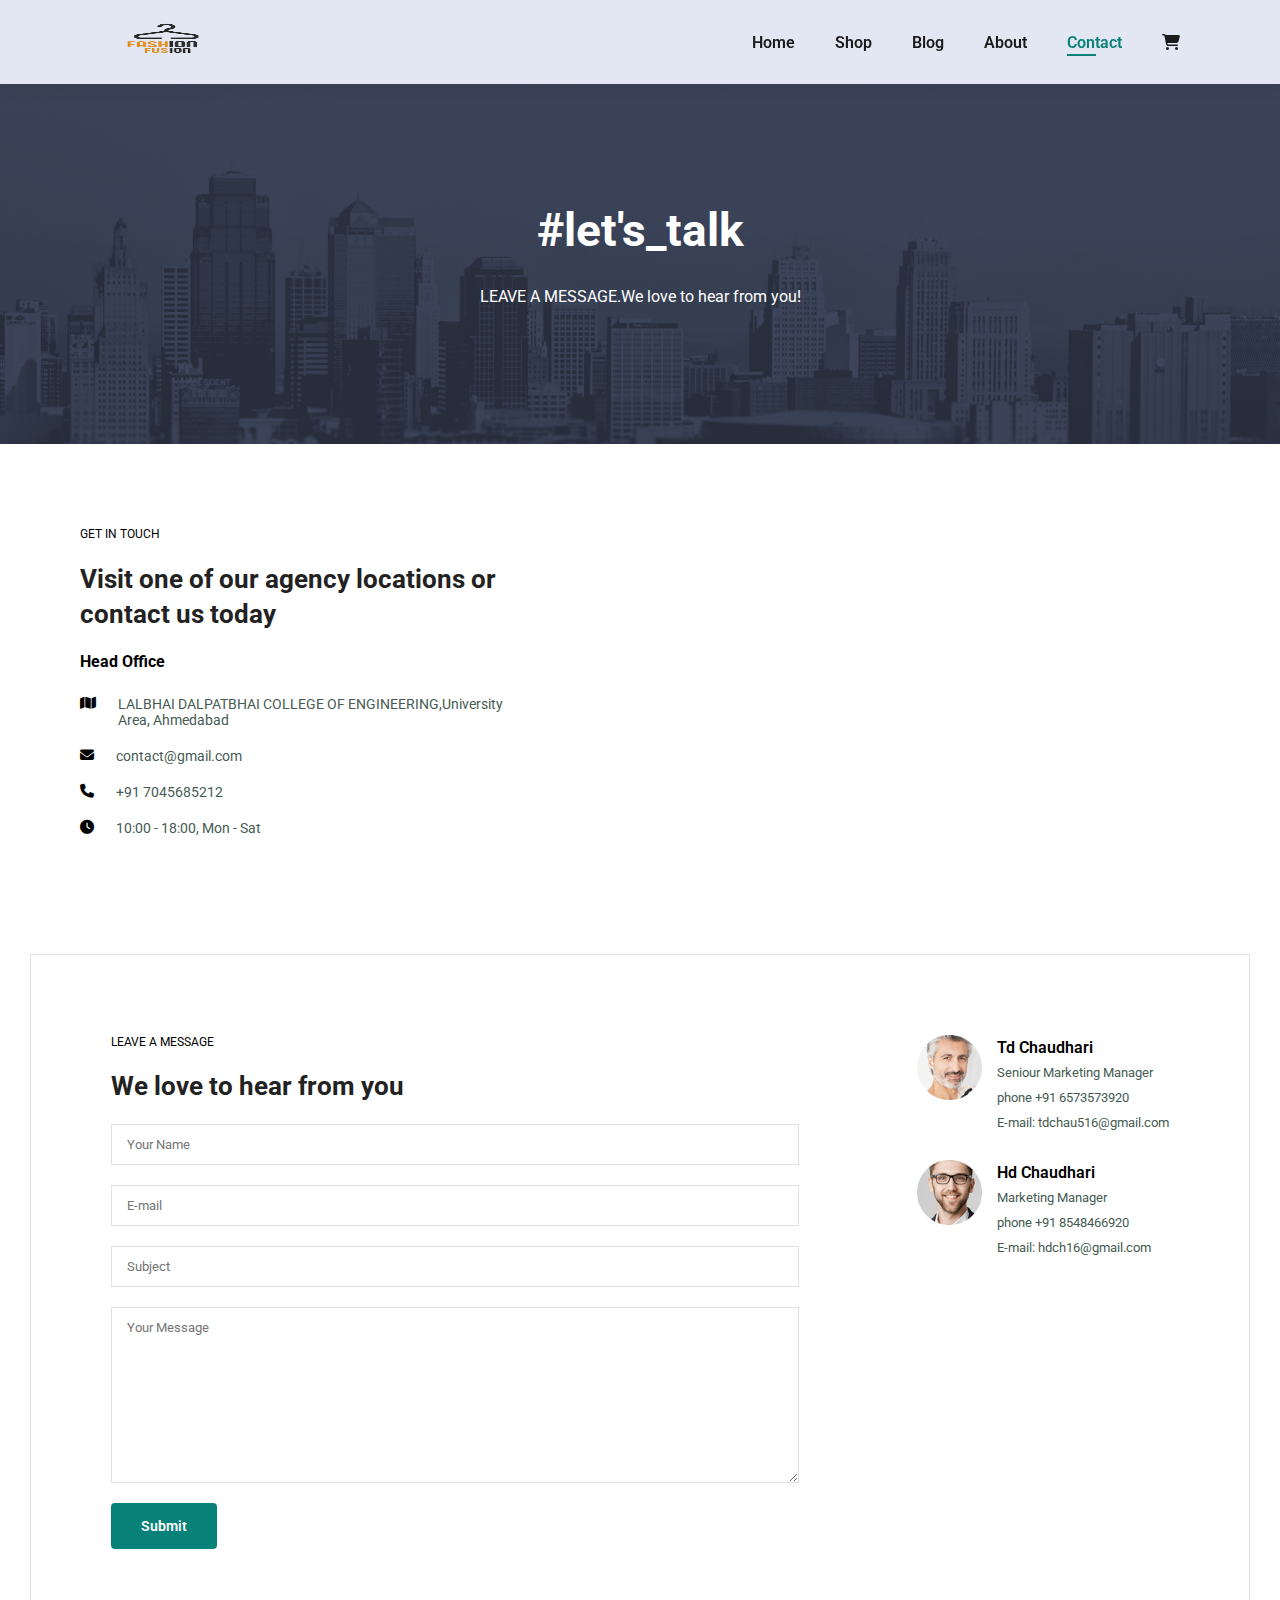
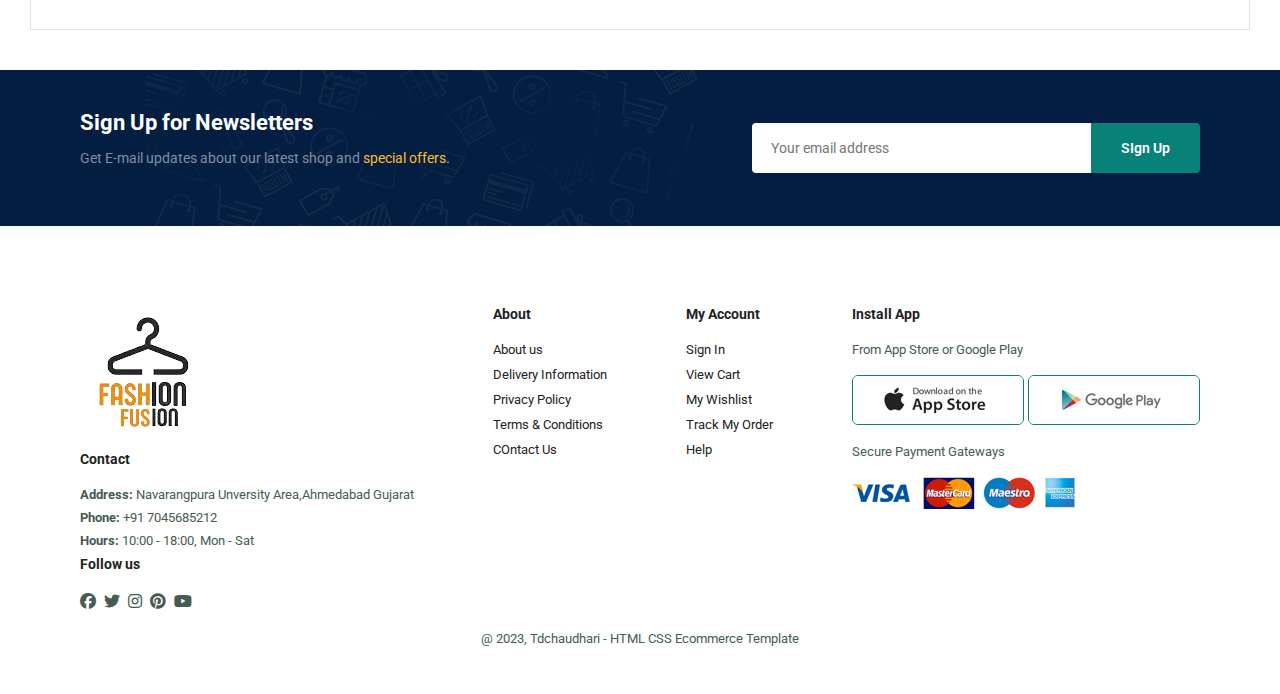
<file: contact.html>
<!DOCTYPE html>
<html lang="en">

<head>
  <meta charset="UTF-8">
  <meta name="viewport" content="width=device-width, initial-scale=1.0">
  <title>TodayFashionFusion</title>
  <link rel="stylesheet" href="style.css">
  <link rel="preconnect" href="https://fonts.googleapis.com">
  <link rel="preconnect" href="https://fonts.gstatic.com" crossorigin>
  <link rel="stylesheet" href="https://cdnjs.cloudflare.com/ajax/libs/font-awesome/6.5.2/css/all.min.css" />
</head>

<body>
  <section id="header">
    <a href="#"><img src="images/logo3-removebg-preview.png" class="logo"
        style="margin-top: -10px; margin-bottom: -10px;"></a>

    <div>
      <ul id="navbar">
        <li><a href="index.html">Home</a></li>
        <li><a href="shop.html">Shop</a></li>
        <li><a href="blog.html">Blog</a></li>
        <li><a href="about.hTml">About</a></li>
        <li><a class="active" href="contact.html">Contact</a></li>
        <li id="lg-bag"><a href="cart.html"><i class="fa-solid fa-cart-shopping"></i></a></li>
        <a href="#" id="close"><i class="fa-solid fa-square-xmark"></i></a>


      </ul>
    </div>
    <div id="mobile">
      <a href="cart.html"><i class="fa-solid fa-cart-shopping"></i></a>
      <i id="bar" class="fas fa-outdent"></i>
    </div>
  </section>

  <section id="page-header" class="about-header">
    <h2>#let's_talk</h2>
    <p>LEAVE A MESSAGE.We love to hear from you!</p>
  </section>

  <section id="contact-details" class="section-p1">
    <div class="details">
      <span>GET IN TOUCH</span>
      <h4>Visit one of our agency locations or contact us today</h4>
      <h3>Head Office</h3>
      <div>
        <li>
          <i class="fas fa-map"></i>
          <p>LALBHAI DALPATBHAI COLLEGE OF ENGINEERING,University Area, Ahmedabad</p>
        </li>
        <li>
          <i class="fas fa-envelope"></i>
          <p>contact@gmail.com</p>
        </li>
        <li>
          <i class="fas fa-phone"></i>
          <p>+91 7045685212</p>
        </li>
        <li>
          <i class="fas fa-clock"></i>
          <p>10:00 - 18:00, Mon - Sat</p>
        </li>

      </div>
    </div>

    <div class="map">
      <iframe
        src="https://www.google.com/maps/embed?pb=!1m18!1m12!1m3!1d3901.2338381649097!2d72.54670866517347!3d23.033672708325817!2m3!1f0!2f0!3f0!3m2!1i1024!2i768!4f13.1!3m3!1m2!1s0x395e84eaf57ac615%3A0x5c7498bb96b34c97!2sL.D.%20College%20Of%20Engineering!5e0!3m2!1sen!2sin!4v1717300050316!5m2!1sen!2sin"
        width="600" height="450" style="border:0;" allowfullscreen="" loading="lazy"
        referrerpolicy="no-referrer-when-downgrade"></iframe>
    </div>
  </section>

  <section id="form-details">
    <form action="addcontact.php" method="post">
      <span>LEAVE A MESSAGE</span>
       <h4>We love to hear from you</h4>
       <input type="text" name="name" placeholder="Your Name">
       <input type="text" name="email" placeholder="E-mail">
       <input type="text" name="subject" placeholder="Subject">
       <textarea name="message" id="" cols="30" rows="10" placeholder="Your Message"></textarea>
       <button class="normal">Submit</button>
    </form>
    <div class="people">
      <div>
        <img src="images/1.png" alt="">
        <p><span>Td Chaudhari</span> Seniour Marketing Manager <br>phone +91 6573573920 
          <br> E-mail: tdchau516@gmail.com</p>
      </div>
      <div>
        <img src="images/2.png" alt="">
        <p><span>Hd Chaudhari</span> Marketing Manager <br>phone +91 8548466920 
          <br> E-mail: hdch16@gmail.com</p>
      </div>
    </div>
  </section>

  <section id="newsletter" class="section-p1 section-m1">
    <div class="newstext">
      <h4>Sign Up for Newsletters</h4>
      <p>Get E-mail updates about our latest shop and <span>special offers.</span></p>
    </div>
    <div class="form">
      <input type="text" placeholder="Your email address">
      <button class="normal">SIgn Up</button>
    </div>
  </section>

  <footer class="section-p1">
    <div class="col">
      <img class="logo1" src="images/logo3-removebg-preview.png" style="margin: -40px;">
      <h4>Contact</h4>
      <p><strong>Address:</strong> Navarangpura Unversity Area,Ahmedabad Gujarat </p>
      <p><strong>Phone:</strong> +91 7045685212</p>
      <p><strong>Hours:</strong> 10:00 - 18:00, Mon - Sat</p>
      <h4>Follow us</h4>
      <div class="icon">
        <i class="fa-brands fa-facebook"></i>
        <i class="fa-brands fa-twitter"></i>
        <i class="fa-brands fa-instagram"></i>
        <i class="fa-brands fa-pinterest"></i>
        <i class="fa-brands fa-youtube"></i>

      </div>
    </div>

    <div class="col">
      <h4>About</h4>
      <a href="#">About us</a>
      <a href="#">Delivery Information</a>
      <a href="#">Privacy Policy</a>
      <a href="#">Terms & Conditions</a>
      <a href="#">COntact Us</a>

    </div>
    <div class="col">
      <h4>My Account</h4>
      <a href="#">Sign In</a>
      <a href="#">View Cart</a>
      <a href="#">My Wishlist</a>
      <a href="#">Track My Order</a>
      <a href="#">Help</a>

    </div>
    <div class="col install">
      <h4>Install App</h4>
      <p>From App Store or Google Play</p>
      <div class="row">
        <img src="images/app.jpg" alt="">
        <img src="images/play.jpg" alt="">
      </div>
      <p>Secure Payment Gateways</p>
      <img src="images/pay.png" alt="">

    </div>

    <div class="copy">
      <p>@ 2023, Tdchaudhari - HTML CSS Ecommerce Template</p>
    </div>

  </footer>
  <script src="script.js"></script>
</body>

</html>
</file>
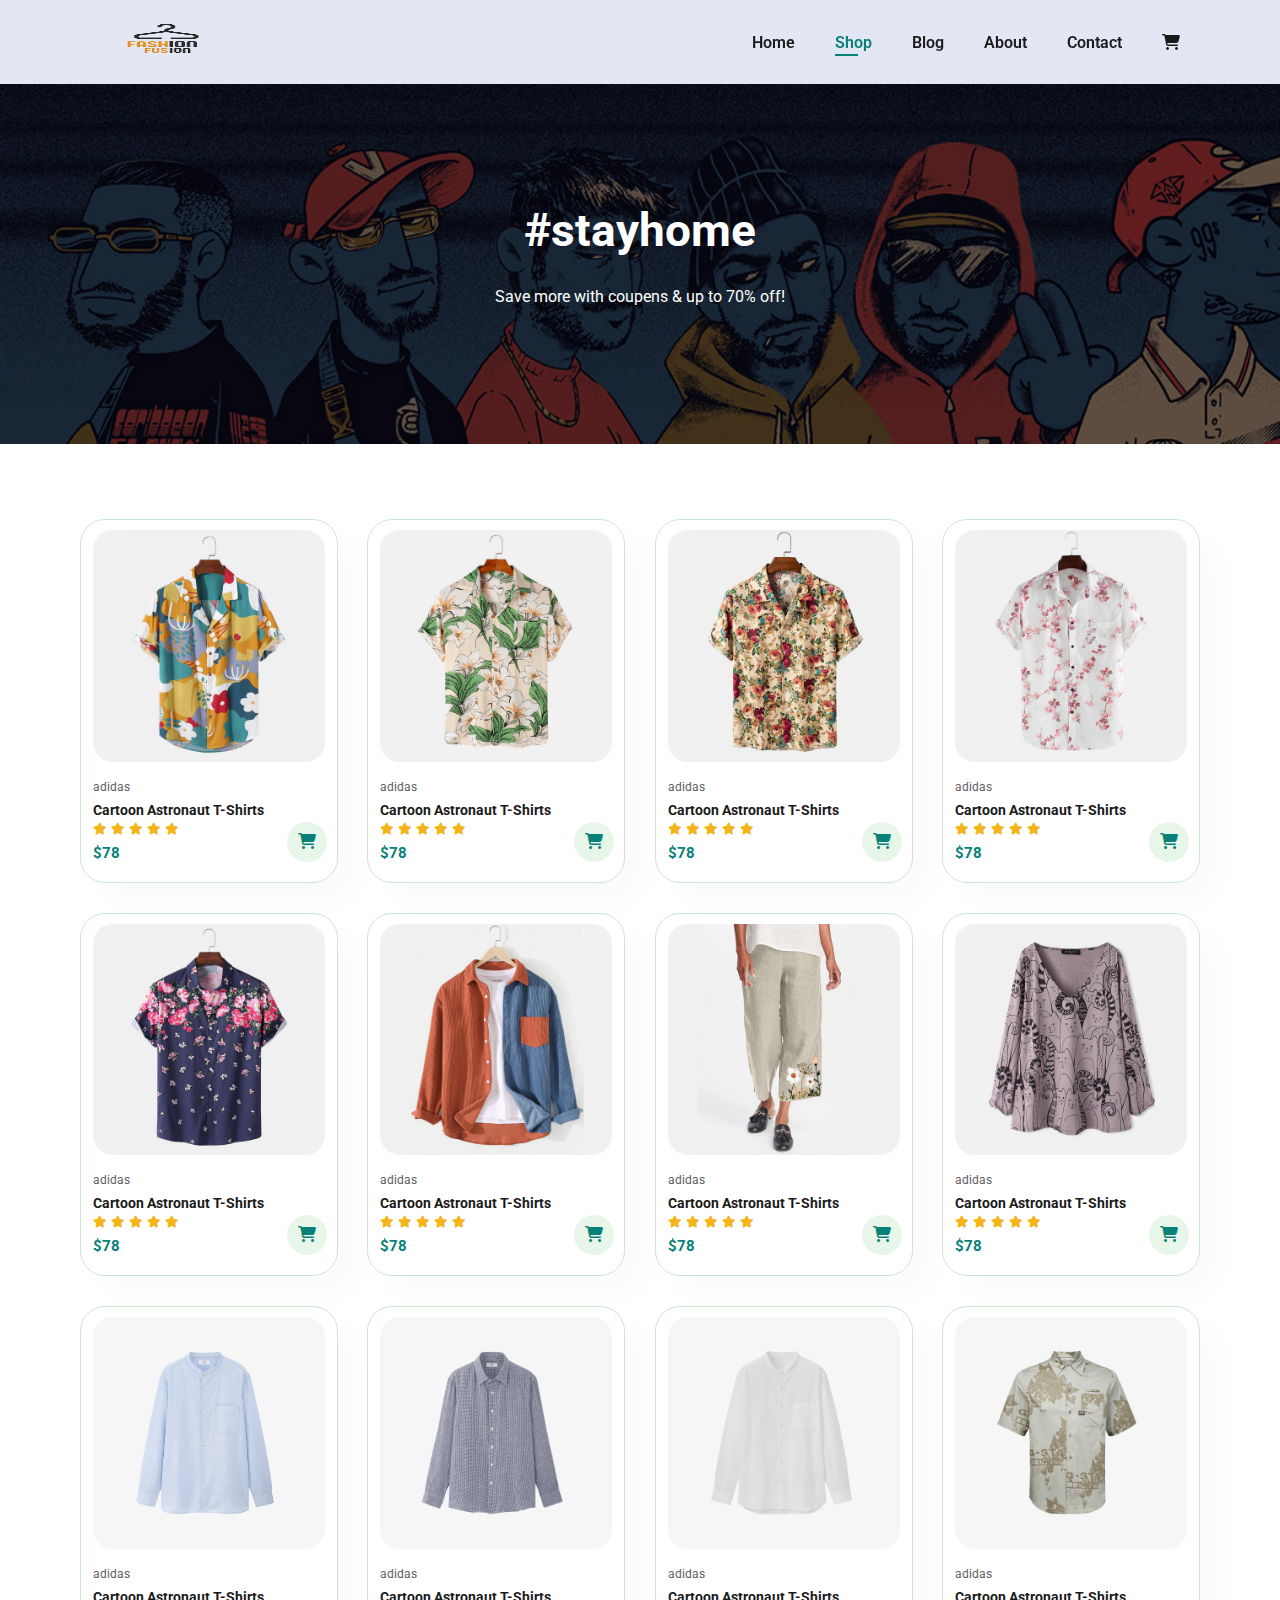
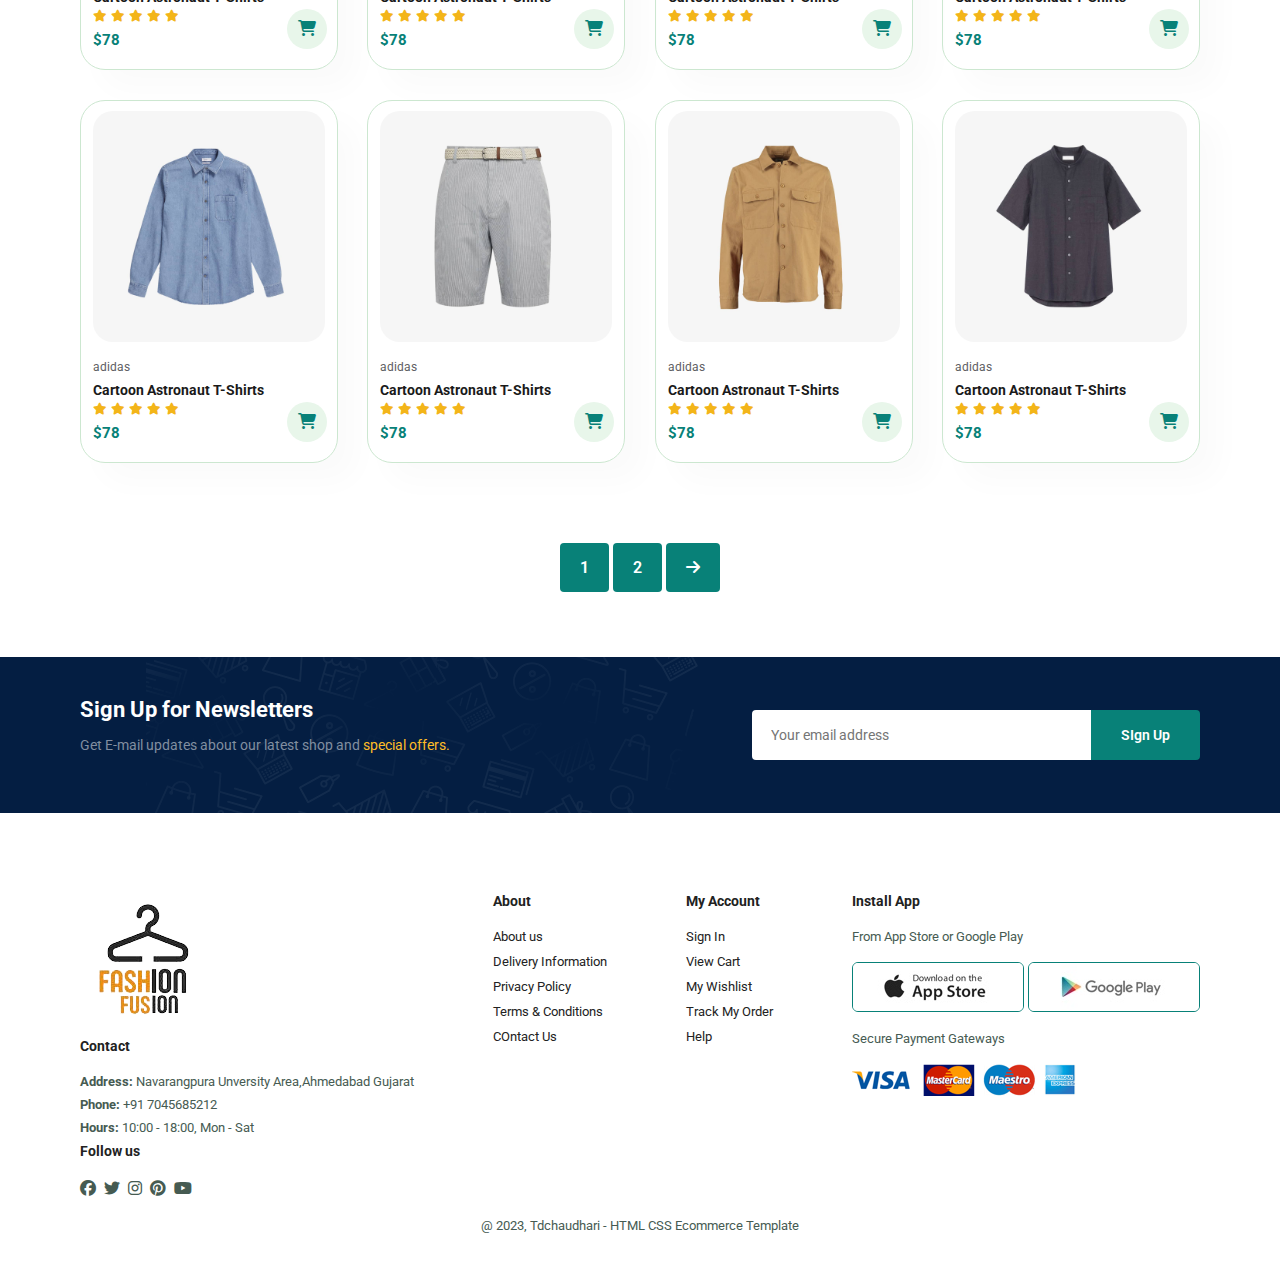
<file: shop.html>
<!DOCTYPE html>
<html lang="en">

<head>
  <meta charset="UTF-8">
  <meta name="viewport" content="width=device-width, initial-scale=1.0">
  <title>TodayFashionFusion</title>
  <link rel="stylesheet" href="style.css">
  <link rel="preconnect" href="https://fonts.googleapis.com">
  <link rel="preconnect" href="https://fonts.gstatic.com" crossorigin>
  <link rel="stylesheet" href="https://cdnjs.cloudflare.com/ajax/libs/font-awesome/6.5.2/css/all.min.css" />
</head>

<body>
  <section id="header">
    <a href="#"><img src="images/logo3-removebg-preview.png" class="logo"
        style="margin-top: -10px; margin-bottom: -10px;"></a>

    <div>
      <ul id="navbar">
        <li><a  href="index.html">Home</a></li>
        <li><a class="active" href="shop.html">Shop</a></li>
        <li><a href="blog.html">Blog</a></li>
        <li><a href="about.html">About</a></li>
        <li><a href="contact.php">Contact</a></li>
        <li id="lg-bag"><a href="cart.html"><i class="fa-solid fa-cart-shopping"></i></a></li>
        <a href="#" id="close"><i class="fa-solid fa-square-xmark"></i></a>


      </ul>
    </div>
    <div id="mobile">
      <a href="cart.html"><i class="fa-solid fa-cart-shopping"></i></a>
      <i id="bar" class="fas fa-outdent"></i>
    </div>
  </section>

  <section id="page-header">
    <h2>#stayhome</h2>
    <p>Save more with coupens & up to 70% off! </p>
  </section>

  <section id="product1" class="section-p1">
    
    <div class="pro-container">
      <div class="pro" onclick="window.location.href='sproduct.html';">
        <!-- Create first Product -->
        <img src="images/products/f1.jpg" alt="">
        <div class="des">
          <span>adidas</span>
          <h5>Cartoon Astronaut T-Shirts</h5>
          <div class="star">
            <i class="fa-solid fa-star"></i>
            <i class="fa-solid fa-star"></i>
            <i class="fa-solid fa-star"></i>
            <i class="fa-solid fa-star"></i>
            <i class="fa-solid fa-star"></i>

          </div>
          <h4>$78</h4>
        </div>
        <a href="#" class="cart"><i class="fa-solid fa-cart-shopping "></i></a>
      </div>
      <div class="pro">
        <img src="images/products/f2.jpg" alt="">
        <div class="des">
          <span>adidas</span>
          <h5>Cartoon Astronaut T-Shirts</h5>
          <div class="star">
            <i class="fa-solid fa-star"></i>
            <i class="fa-solid fa-star"></i>
            <i class="fa-solid fa-star"></i>
            <i class="fa-solid fa-star"></i>
            <i class="fa-solid fa-star"></i>

          </div>
          <h4>$78</h4>
        </div>
        <a href="#" class="cart"><i class="fa-solid fa-cart-shopping "></i></a>
      </div>
      <div class="pro">
        <img src="images/products/f3.jpg" alt="">
        <div class="des">
          <span>adidas</span>
          <h5>Cartoon Astronaut T-Shirts</h5>
          <div class="star">
            <i class="fa-solid fa-star"></i>
            <i class="fa-solid fa-star"></i>
            <i class="fa-solid fa-star"></i>
            <i class="fa-solid fa-star"></i>
            <i class="fa-solid fa-star"></i>

          </div>
          <h4>$78</h4>
        </div>
        <a href="#" class="cart"><i class="fa-solid fa-cart-shopping "></i></a>
      </div>
      <div class="pro">
        <img src="images/products/f4.jpg" alt="">
        <div class="des">
          <span>adidas</span>
          <h5>Cartoon Astronaut T-Shirts</h5>
          <div class="star">
            <i class="fa-solid fa-star"></i>
            <i class="fa-solid fa-star"></i>
            <i class="fa-solid fa-star"></i>
            <i class="fa-solid fa-star"></i>
            <i class="fa-solid fa-star"></i>

          </div>
          <h4>$78</h4>
        </div>
        <a href="#" class="cart"><i class="fa-solid fa-cart-shopping "></i></a>
      </div>
      <div class="pro">
        <img src="images/products/f5.jpg" alt="">
        <div class="des">
          <span>adidas</span>
          <h5>Cartoon Astronaut T-Shirts</h5>
          <div class="star">
            <i class="fa-solid fa-star"></i>
            <i class="fa-solid fa-star"></i>
            <i class="fa-solid fa-star"></i>
            <i class="fa-solid fa-star"></i>
            <i class="fa-solid fa-star"></i>

          </div>
          <h4>$78</h4>
        </div>
        <a href="#" class="cart"><i class="fa-solid fa-cart-shopping "></i></a>
      </div>
      <div class="pro">
        <img src="images/products/f6.jpg" alt="">
        <div class="des">
          <span>adidas</span>
          <h5>Cartoon Astronaut T-Shirts</h5>
          <div class="star">
            <i class="fa-solid fa-star"></i>
            <i class="fa-solid fa-star"></i>
            <i class="fa-solid fa-star"></i>
            <i class="fa-solid fa-star"></i>
            <i class="fa-solid fa-star"></i>

          </div>
          <h4>$78</h4>
        </div>
        <a href="#" class="cart"><i class="fa-solid fa-cart-shopping "></i></a>
      </div>
      <div class="pro">
        <img src="images/products/f7.jpg" alt="">
        <div class="des">
          <span>adidas</span>
          <h5>Cartoon Astronaut T-Shirts</h5>
          <div class="star">
            <i class="fa-solid fa-star"></i>
            <i class="fa-solid fa-star"></i>
            <i class="fa-solid fa-star"></i>
            <i class="fa-solid fa-star"></i>
            <i class="fa-solid fa-star"></i>

          </div>
          <h4>$78</h4>
        </div>
        <a href="#" class="cart"><i class="fa-solid fa-cart-shopping "></i></a>
      </div>
      <div class="pro">
        <img src="images/products/f8.jpg" alt="">
        <div class="des">
          <span>adidas</span>
          <h5>Cartoon Astronaut T-Shirts</h5>
          <div class="star">
            <i class="fa-solid fa-star"></i>
            <i class="fa-solid fa-star"></i>
            <i class="fa-solid fa-star"></i>
            <i class="fa-solid fa-star"></i>
            <i class="fa-solid fa-star"></i>

          </div>
          <h4>$78</h4>
        </div>
        <a href="#" class="cart"><i class="fa-solid fa-cart-shopping "></i></a>
      </div>
      <div class="pro">
        
        <img src="images/products/n1.jpg" alt="">
        <div class="des">
          <span>adidas</span>
          <h5>Cartoon Astronaut T-Shirts</h5>
          <div class="star">
            <i class="fa-solid fa-star"></i>
            <i class="fa-solid fa-star"></i>
            <i class="fa-solid fa-star"></i>
            <i class="fa-solid fa-star"></i>
            <i class="fa-solid fa-star"></i>

          </div>
          <h4>$78</h4>
        </div>
        <a href="#" class="cart"><i class="fa-solid fa-cart-shopping "></i></a>
      </div>
      <div class="pro">
        <img src="images/products/n2.jpg" alt="">
        <div class="des">
          <span>adidas</span>
          <h5>Cartoon Astronaut T-Shirts</h5>
          <div class="star">
            <i class="fa-solid fa-star"></i>
            <i class="fa-solid fa-star"></i>
            <i class="fa-solid fa-star"></i>
            <i class="fa-solid fa-star"></i>
            <i class="fa-solid fa-star"></i>

          </div>
          <h4>$78</h4>
        </div>
        <a href="#" class="cart"><i class="fa-solid fa-cart-shopping "></i></a>
      </div>
      <div class="pro">
        <img src="images/products/n3.jpg" alt="">
        <div class="des">
          <span>adidas</span>
          <h5>Cartoon Astronaut T-Shirts</h5>
          <div class="star">
            <i class="fa-solid fa-star"></i>
            <i class="fa-solid fa-star"></i>
            <i class="fa-solid fa-star"></i>
            <i class="fa-solid fa-star"></i>
            <i class="fa-solid fa-star"></i>

          </div>
          <h4>$78</h4>
        </div>
        <a href="#" class="cart"><i class="fa-solid fa-cart-shopping "></i></a>
      </div>
      <div class="pro">
        <img src="images/products/n4.jpg" alt="">
        <div class="des">
          <span>adidas</span>
          <h5>Cartoon Astronaut T-Shirts</h5>
          <div class="star">
            <i class="fa-solid fa-star"></i>
            <i class="fa-solid fa-star"></i>
            <i class="fa-solid fa-star"></i>
            <i class="fa-solid fa-star"></i>
            <i class="fa-solid fa-star"></i>

          </div>
          <h4>$78</h4>
        </div>
        <a href="#" class="cart"><i class="fa-solid fa-cart-shopping "></i></a>
      </div>
      <div class="pro">
        <img src="images/products/n5.jpg" alt="">
        <div class="des">
          <span>adidas</span>
          <h5>Cartoon Astronaut T-Shirts</h5>
          <div class="star">
            <i class="fa-solid fa-star"></i>
            <i class="fa-solid fa-star"></i>
            <i class="fa-solid fa-star"></i>
            <i class="fa-solid fa-star"></i>
            <i class="fa-solid fa-star"></i>

          </div>
          <h4>$78</h4>
        </div>
        <a href="#" class="cart"><i class="fa-solid fa-cart-shopping "></i></a>
      </div>
      <div class="pro">
        <img src="images/products/n6.jpg" alt="">
        <div class="des">
          <span>adidas</span>
          <h5>Cartoon Astronaut T-Shirts</h5>
          <div class="star">
            <i class="fa-solid fa-star"></i>
            <i class="fa-solid fa-star"></i>
            <i class="fa-solid fa-star"></i>
            <i class="fa-solid fa-star"></i>
            <i class="fa-solid fa-star"></i>

          </div>
          <h4>$78</h4>
        </div>
        <a href="#" class="cart"><i class="fa-solid fa-cart-shopping "></i></a>
      </div>
      <div class="pro">
        <img src="images/products/n7.jpg" alt="">
        <div class="des">
          <span>adidas</span>
          <h5>Cartoon Astronaut T-Shirts</h5>
          <div class="star">
            <i class="fa-solid fa-star"></i>
            <i class="fa-solid fa-star"></i>
            <i class="fa-solid fa-star"></i>
            <i class="fa-solid fa-star"></i>
            <i class="fa-solid fa-star"></i>

          </div>
          <h4>$78</h4>
        </div>
        <a href="#" class="cart"><i class="fa-solid fa-cart-shopping "></i></a>
      </div>
      <div class="pro">
        <img src="images/products/n8.jpg" alt="">
        <div class="des">
          <span>adidas</span>
          <h5>Cartoon Astronaut T-Shirts</h5>
          <div class="star">
            <i class="fa-solid fa-star"></i>
            <i class="fa-solid fa-star"></i>
            <i class="fa-solid fa-star"></i>
            <i class="fa-solid fa-star"></i>
            <i class="fa-solid fa-star"></i>

          </div>
          <h4>$78</h4>
        </div>
        <a href="#" class="cart"><i class="fa-solid fa-cart-shopping "></i></a>
      </div>
    </div>
  </section>

<section id="pagination" class="section-p1">
  <a href="#">1</a>
  <a href="#">2</a>
  <a href="#"><i class="fa-solid fa-arrow-right"></i></a>

</section>

  <section id="newsletter" class="section-p1 section-m1">
    <div class="newstext">
      <h4>Sign Up for Newsletters</h4>
      <p>Get E-mail updates about our latest shop and <span>special offers.</span></p>
    </div>
    <div class="form">
      <input type="text" placeholder="Your email address">
      <button class="normal">SIgn Up</button>
    </div>
  </section>

  <footer class="section-p1">
    <div class="col">
      <img class="logo1" src="images/logo3-removebg-preview.png" style="margin: -40px;">
      <h4>Contact</h4>
      <p><strong>Address:</strong> Navarangpura Unversity Area,Ahmedabad Gujarat </p>
      <p><strong>Phone:</strong> +91 7045685212</p>
      <p><strong>Hours:</strong> 10:00 - 18:00, Mon - Sat</p>
      <h4>Follow us</h4>
      <div class="icon">
        <i class="fa-brands fa-facebook"></i>
        <i class="fa-brands fa-twitter"></i>
        <i class="fa-brands fa-instagram"></i>
        <i class="fa-brands fa-pinterest"></i>
        <i class="fa-brands fa-youtube"></i>

      </div>
    </div>
    
    <div class="col">
      <h4>About</h4>
      <a href="#">About us</a>
      <a href="#">Delivery Information</a>
      <a href="#">Privacy Policy</a>
      <a href="#">Terms & Conditions</a>
      <a href="#">COntact Us</a>

    </div>
    <div class="col">
      <h4>My Account</h4>
      <a href="#">Sign In</a>
      <a href="#">View Cart</a>
      <a href="#">My Wishlist</a>
      <a href="#">Track My Order</a>
      <a href="#">Help</a>

    </div>
    <div class="col install">
      <h4>Install App</h4>
      <p>From App Store or Google Play</p>
      <div class="row">
        <img src="images/app.jpg" alt="">
        <img src="images/play.jpg" alt="">
      </div>
      <p>Secure Payment Gateways</p>
      <img src="images/pay.png" alt="">

    </div>

    <div class="copy">
      <p>@ 2023, Tdchaudhari - HTML CSS Ecommerce Template</p>
    </div>

  </footer>
  <script src="script.js"></script>
</body>

</html>
</file>
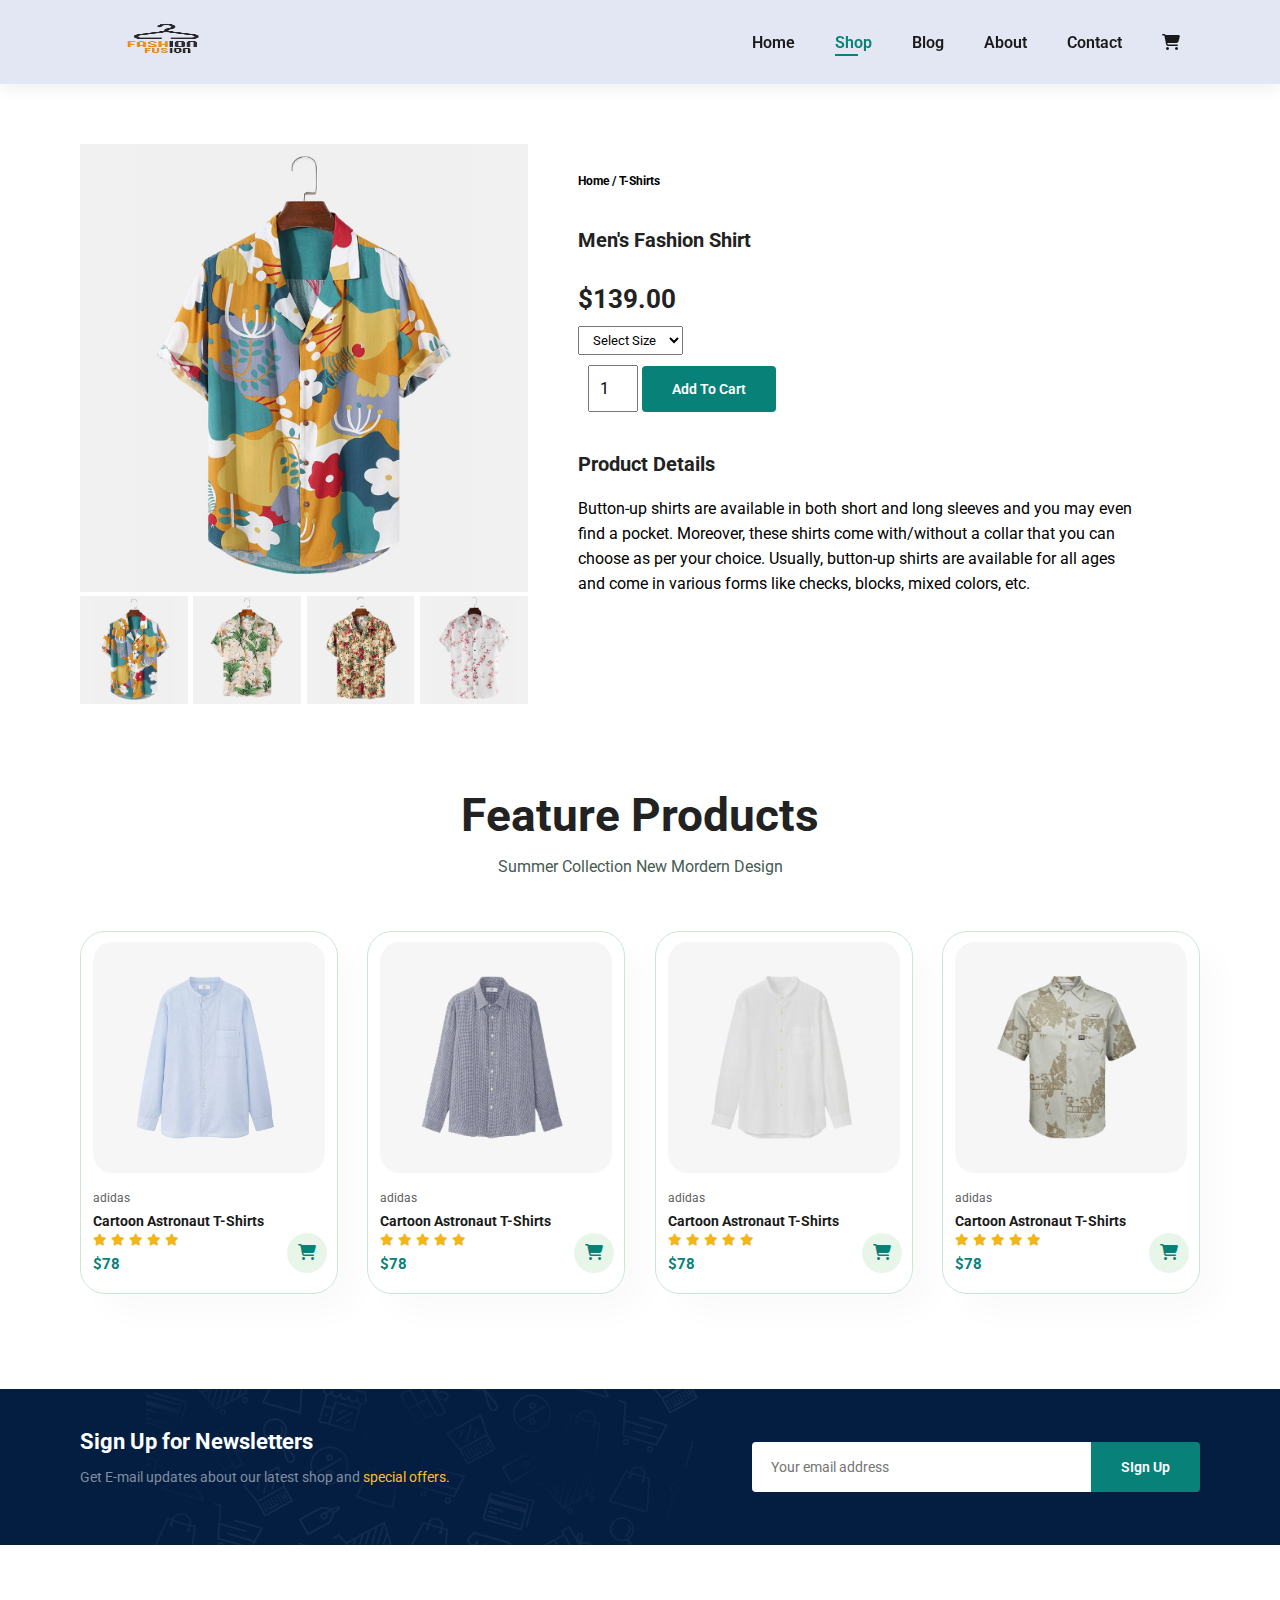
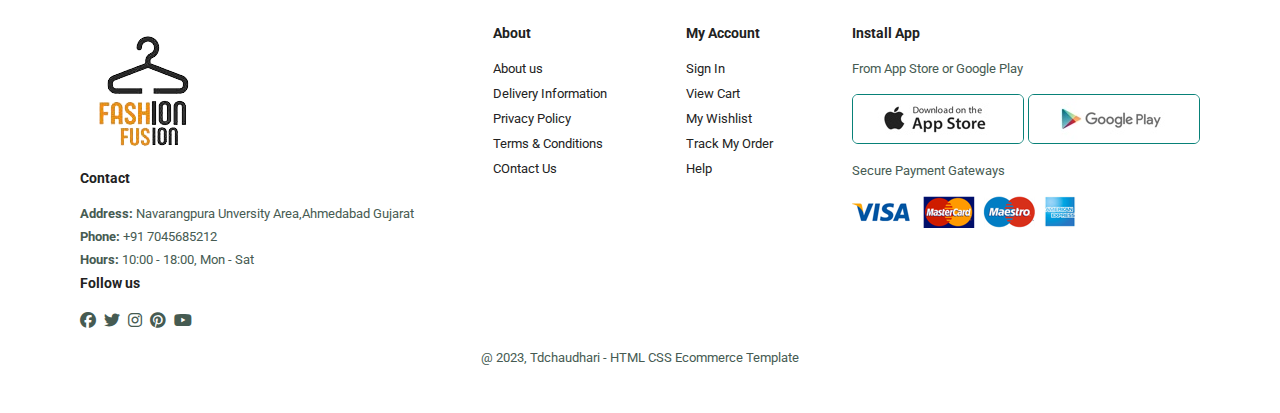
<file: sproduct.html>
<!DOCTYPE html>
<html lang="en">

<head>
  <meta charset="UTF-8">
  <meta name="viewport" content="width=device-width, initial-scale=1.0">
  <title>TodayFashionFusion</title>
  <link rel="stylesheet" href="style.css">
  <link rel="preconnect" href="https://fonts.googleapis.com">
  <link rel="preconnect" href="https://fonts.gstatic.com" crossorigin>
  <link rel="stylesheet" href="https://cdnjs.cloudflare.com/ajax/libs/font-awesome/6.5.2/css/all.min.css" />
</head>

<body>
  <section id="header">
    <a href="#"><img src="images/logo3-removebg-preview.png" class="logo"
        style="margin-top: -10px; margin-bottom: -10px;"></a>

    <div>
      <ul id="navbar">
        <li><a href="index.html">Home</a></li>
        <li><a class="active" href="shop.html">Shop</a></li>
        <li><a href="blog.html">Blog</a></li>
        <li><a href="about.html">About</a></li>
        <li><a href="contact.php">Contact</a></li>
        <li id="lg-bag"><a href="cart.html"><i class="fa-solid fa-cart-shopping"></i></a></li>
        <a href="#" id="close"><i class="fa-solid fa-square-xmark"></i></a>


      </ul>
    </div>
    <div id="mobile">
      <a href="cart.html"><i class="fa-solid fa-cart-shopping"></i></a>
      <i id="bar" class="fas fa-outdent"></i>
    </div>
  </section>

  <section id="prodetails" class="section-p1">
    <div class="single-pro-image">
      <img src="images/products/f1.jpg" width="100%" id="mainimg" alt="">

      <div class="small-img-group">
        <div class="small-img-col">
          <img src="images/products/f1.jpg" width="100%" class="small-img" alt="">
        </div>
        <div class="small-img-col">
          <img src="images/products/f2.jpg" width="100%" class="small-img" alt="">
        </div>
        <div class="small-img-col">
          <img src="images/products/f3.jpg" width="100%" class="small-img" alt="">
        </div>
        <div class="small-img-col">
          <img src="images/products/f4.jpg" width="100%" class="small-img" alt="">
        </div>
      </div>
    </div>
    <div class="single-pro-details">
      <h6>Home / T-Shirts</h6>
      <h4>Men's Fashion Shirt</h4>
      <h1>$139.00</h1>
      <select>
        <option>Select Size</option>
        <option>XL</option>
        <option>XXL</option>
        <option>Small</option>
        <option>Large</option>
        <option>M</option>

      </select>
      <input type="number" value="1">
      <button class="normal">Add To Cart</button>
      <h4>Product Details</h4>
      <span>Button-up shirts are available in both short and long sleeves and you may even find a pocket. Moreover,
        these shirts come with/without a collar that you can choose as per your choice. Usually, button-up shirts are
        available for all ages and come in various forms like checks, blocks, mixed colors, etc.</span>
    </div>
  </section>

  <section id="product1" class="section-p1">
    <h1>Feature Products</h1>
    <p>Summer Collection New Mordern Design</p>
    <div class="pro-container">
      <div class="pro">
        <!-- Create first Product -->
        <img src="images/products/n1.jpg" alt="">
        <div class="des">
          <span>adidas</span>
          <h5>Cartoon Astronaut T-Shirts</h5>
          <div class="star">
            <i class="fa-solid fa-star"></i>
            <i class="fa-solid fa-star"></i>
            <i class="fa-solid fa-star"></i>
            <i class="fa-solid fa-star"></i>
            <i class="fa-solid fa-star"></i>

          </div>
          <h4>$78</h4>
        </div>
        <a href="#" class="cart"><i class="fa-solid fa-cart-shopping "></i></a>
      </div>
      <div class="pro">
        <img src="images/products/n2.jpg" alt="">
        <div class="des">
          <span>adidas</span>
          <h5>Cartoon Astronaut T-Shirts</h5>
          <div class="star">
            <i class="fa-solid fa-star"></i>
            <i class="fa-solid fa-star"></i>
            <i class="fa-solid fa-star"></i>
            <i class="fa-solid fa-star"></i>
            <i class="fa-solid fa-star"></i>

          </div>
          <h4>$78</h4>
        </div>
        <a href="#" class="cart"><i class="fa-solid fa-cart-shopping "></i></a>
      </div>
      <div class="pro">
        <img src="images/products/n3.jpg" alt="">
        <div class="des">
          <span>adidas</span>
          <h5>Cartoon Astronaut T-Shirts</h5>
          <div class="star">
            <i class="fa-solid fa-star"></i>
            <i class="fa-solid fa-star"></i>
            <i class="fa-solid fa-star"></i>
            <i class="fa-solid fa-star"></i>
            <i class="fa-solid fa-star"></i>

          </div>
          <h4>$78</h4>
        </div>
        <a href="#" class="cart"><i class="fa-solid fa-cart-shopping "></i></a>
      </div>
      <div class="pro">
        <img src="images/products/n4.jpg" alt="">
        <div class="des">
          <span>adidas</span>
          <h5>Cartoon Astronaut T-Shirts</h5>
          <div class="star">
            <i class="fa-solid fa-star"></i>
            <i class="fa-solid fa-star"></i>
            <i class="fa-solid fa-star"></i>
            <i class="fa-solid fa-star"></i>
            <i class="fa-solid fa-star"></i>

          </div>
          <h4>$78</h4>
        </div>
        <a href="#" class="cart"><i class="fa-solid fa-cart-shopping "></i></a>
      </div>

    </div>
  </section>
  <section id="newsletter" class="section-p1 section-m1">
    <div class="newstext">
      <h4>Sign Up for Newsletters</h4>
      <p>Get E-mail updates about our latest shop and <span>special offers.</span></p>
    </div>
    <div class="form">
      <input type="text" placeholder="Your email address">
      <button class="normal">SIgn Up</button>
    </div>
  </section>

  <footer class="section-p1">
    <div class="col">
      <img class="logo1" src="images/logo3-removebg-preview.png" style="margin: -40px;">
      <h4>Contact</h4>
      <p><strong>Address:</strong> Navarangpura Unversity Area,Ahmedabad Gujarat </p>
      <p><strong>Phone:</strong> +91 7045685212</p>
      <p><strong>Hours:</strong> 10:00 - 18:00, Mon - Sat</p>
      <h4>Follow us</h4>
      <div class="icon">
        <i class="fa-brands fa-facebook"></i>
        <i class="fa-brands fa-twitter"></i>
        <i class="fa-brands fa-instagram"></i>
        <i class="fa-brands fa-pinterest"></i>
        <i class="fa-brands fa-youtube"></i>

      </div>
    </div>

    <div class="col">
      <h4>About</h4>
      <a href="#">About us</a>
      <a href="#">Delivery Information</a>
      <a href="#">Privacy Policy</a>
      <a href="#">Terms & Conditions</a>
      <a href="#">COntact Us</a>

    </div>
    <div class="col">
      <h4>My Account</h4>
      <a href="#">Sign In</a>
      <a href="#">View Cart</a>
      <a href="#">My Wishlist</a>
      <a href="#">Track My Order</a>
      <a href="#">Help</a>

    </div>
    <div class="col install">
      <h4>Install App</h4>
      <p>From App Store or Google Play</p>
      <div class="row">
        <img src="images/app.jpg" alt="">
        <img src="images/play.jpg" alt="">
      </div>
      <p>Secure Payment Gateways</p>
      <img src="images/pay.png" alt="">

    </div>

    <div class="copy">
      <p>@ 2023, Tdchaudhari - HTML CSS Ecommerce Template</p>
    </div>

  </footer>

  <script>
    var Mainimg = document.getElementById('mainimg');
    var Smallimg = document.getElementsByClassName('small-img');
    
    Smallimg[0].onclick= function(){
      Mainimg.src = Smallimg[0].src;
    }
    Smallimg[1].onclick = function(){
      Mainimg.src = Smallimg[1].src;
    }
    Smallimg[2].onclick = function(){
      Mainimg.src = Smallimg[2].src;
    }
    Smallimg[3].onclick = function(){
      Mainimg.src = Smallimg[3].src;
    }


  </script>
  <script src="script.js"></script>
</body>

</html>
</file>
<file: style.css>
@import url('https://fonts.googleapis.com/css2?family=Roboto:ital,wght@0,100;0,300;0,400;0,500;0,700;0,900;1,100;1,300;1,400;1,500;1,700;1,900&display=swap');

* {
  margin: 0;
  padding: 0;
  box-sizing: border-box;
  font-family: "Roboto", sans-serif;
}

h1 {
  font-size: 46px;
  line-height: 54px;
  color: #222;
}

h2 {
  font-size: 46px;
  line-height: 54px;
  color: #222;
}

h4 {
  font-size: 20px;
  color: #222;
}

h6 {
  font-weight: 700;
  font-size: 12px;
}

p {
  font-size: 16px;
  color: #465b52;
  margin: 15px 0 20px 0;
}

.section-p1 {
  padding: 40px 80px;

}

.section-m1 {
  margin: 40px 0;
}

button.normal {
  font-size: 14px;
  font-weight: 600;
  padding: 15px 30px;
  color: #000;
  background-color: #fff;
  border-radius: 4px;
  cursor: pointer;
  border: none;
  outline: none;
  transition: 0.2s;
}

body {
  width: 100%;
}

/* Header Start */

#header {
  display: flex;
  align-items: center;
  justify-content: space-between;
  padding: 20px 80px;
  background: #E3E6F3;
  box-shadow: 0 5px 15px rgba(0, 0, 0, 0.06);
  z-index: 999;
  position: sticky;
  top: 0;
  left: 0;
}

.logo {
  width: 300%;
  height: 60px;
}

#navbar {
  display: flex;
  align-items: center;
  justify-content: space-between;
}

#navbar li {
  list-style: none;
  padding: 0 20px;
  position: relative;
}

#navbar li a {
  text-decoration: none;
  font-size: 16px;
  font-weight: 600;
  color: #1a1a1a;
  transition: 0.3s ease;
}

#navbar li a:hover,
#navbar li a.active {
  color: #088178;
}

#navbar li a.active::after,
#navbar li a:hover::after {
  content: "";
  width: 30%;
  height: 2px;
  background-color: #088178;
  position: absolute;
  bottom: -4px;
  left: 20px;
}

#mobile {
  display: none;
  align-items: center;
}

#close {
  display: none;
}

/* Home page */
#hero {
  background-image: url(images/e-background.jpg);
  height: 90vh;
  width: 100%;
  background-size: cover;
  background-position: top 25% right 0%;
  padding: 0 80px;
  display: flex;
  flex-direction: column;
  align-items: flex-start;
  justify-content: center;
}

#hero h4,
h2 {
  padding-bottom: 15px;
  color: white;

}

#hero h1 {
  color: #088178;
}

#hero p {
  color: #fcd667;
}

#hero button {
  background-color: #fcd667;
  color: #262932;
  font-size: 20px;
  font-weight: 700;
  border-radius: 11px;
  border: none;
}

#feature .fe-box {
  width: 180px;
  text-align: center;
  padding: 25px 15px;
  box-shadow: 20px 20px 34px rgba(0, 0, 0, 0.03);
  border: 1px solid #cce7d0;
  border-radius: 4px;
  margin: 15px 0;
}

#feature {
  display: flex;
  align-items: center;
  justify-content: space-between;
  flex-wrap: wrap;
}

#feature .fe-box:hover {
  box-shadow: 10px 10px 54px rgba(70, 62, 221, 0.1);

}

#feature .fe-box img {
  width: 100%;
  padding-bottom: 10px;
}

#feature .fe-box h6 {
  display: inline-block;
  padding: 9px 8px 6px 8px;
  line-height: 1;
  border-radius: 4px;
  color: #088178;
  background-color: #fddde4;
}

#feature .fe-box:nth-child(2) h6 {
  background-color: #cdebbc;
}

#feature .fe-box:nth-child(3) h6 {
  background-color: #d1e8f2;
}

#feature .fe-box:nth-child(4) h6 {
  background-color: #cdd4f8;
}

#feature .fe-box:nth-child(5) h6 {
  background-color: #f6dbf6;
}

#feature .fe-box:nth-child(6) h6 {
  background-color: #fff2e5;
}

#product1 {
  text-align: center;
}

#product1 .pro {
  width: 23%;
  min-width: 250px;
  padding: 10px 12px;
  border: 1px solid #cce7d0;
  border-radius: 25px;
  cursor: pointer;
  box-shadow: 20px 20px 30px rgba(0, 0, 0, 0.02);
  margin: 15px 0px;
  transition: 0.2s ease;
  position: relative;

}

#product1 .pro:hover {
  box-shadow: 20px 20px 30px rgba(0, 0, 0, 0.06);

}

#product1 .pro img {
  width: 100%;
  border-radius: 20px;
}

#product1 .pro .des {
  text-align: start;
  padding: 10px 0;
}

#product1 .pro .des span {
  color: #606063;
  font-size: 12px;
}

#product1 .pro .des h5 {
  padding-top: 7px;
  color: #1a1a1a;
  font-size: 14px;
}

#product1 .pro .des i {
  font-size: 12px;
  color: rgb(243, 181, 25);
}

#product1 .pro .des h4 {
  padding-top: 7px;
  font-size: 15px;
  font-weight: 700;
  color: #088178;
}

#product1 .pro .cart {
  width: 40px;
  height: 40px;
  line-height: 40px;
  border-radius: 50px;
  background-color: #e8f6ea;
  font-weight: 500;
  color: #088178;
  position: absolute;
  bottom: 20px;
  right: 10px;
}

#product1 .pro-container {
  display: flex;
  justify-content: space-between;
  padding-top: 20px;
  flex-wrap: wrap;
}

#banner {
  display: flex;
  flex-direction: column;
  justify-content: center;
  align-items: center;
  text-align: center;
  background-image: url(images/b2.jpg);
  width: 100%;
  height: 40vh;
  background-size: cover;
  background-position: center;
}

#banner h4 {
  color: #fff;
  font-size: 16px;
}

#banner h1 {
  color: #fff;
  font-size: 30px;
  padding: 10px 0;
}

#banner h1 span {
  color: #ef3636;
}

#banner button:hover {
  background-color: #088178;
  color: #fff;
}

#sm-banner {
  display: flex;
  justify-content: space-between;
  flex-wrap: wrap;
}

#sm-banner .banner-box {
  display: flex;
  flex-direction: column;
  justify-content: center;
  align-items: flex-start;
  background-image: url(images/b17.jpg);
  min-width: 670px;
  height: 50vh;
  background-size: cover;
  background-position: center;
  padding: 30px;
}

#sm-banner .banner-box2 {
  background-image: url(images/b10.jpg);
}

#sm-banner h4 {
  color: #fff;
  font-size: 20px;
  font-weight: 300;
}

#sm-banner h1 {
  color: #fff;
  font-size: 28px;
  font-weight: 800;
}

#sm-banner span {
  color: #fff;
  font-size: 14px;
  font-weight: 500;
  padding-bottom: 15px;
}

#sm-banner .banner-box:hover button {
  background-color: #088178;
  color: #fff;
}

#bg-banner {
  display: flex;
  justify-content: space-between;
  flex-wrap: wrap;
  padding: 0 80px;
}

#bg-banner .bg-banner-box {
  display: flex;
  flex-direction: column;
  justify-content: center;
  align-items: flex-start;
  background-image: url(images/b7.jpg);
  min-width: 30%;
  height: 25vh;
  background-size: cover;
  background-position: center;
  padding: 20px;
  margin-bottom: 20px;
}

#bg-banner .bg-banner-box2 {
  background-image: url(images/b4.jpg);

}

#bg-banner .bg-banner-box3 {
  background-image: url(images/b18.jpg);

}

#bg-banner h1 {
  color: #fff;
  font-size: 22px;
  font-weight: 900;
}

#bg-banner span {
  color: #ec544e;
  font-size: 15px;
  font-weight: 800;
}

#newsletter {
  display: flex;
  justify-content: space-between;
  flex-wrap: wrap;
  align-items: center;
  background-image: url(images/b14.png);
  background-repeat: no-repeat;
  background-position: 20% 30%;
  background-color: #041e42;
}

#newsletter h4 {
  font-size: 22px;
  font-weight: 700;
  color: #fff;
}

#newsletter p {
  font-size: 14px;
  font-family: 600;
  color: #818ea0;
}

#newsletter span {
  color: #ffbd27;
}

#newsletter .form {
  display: flex;
  width: 40%;
}

#newsletter input {
  height: 3.125rem;
  padding: 0 1.25em;
  font-size: 14px;
  width: 100%;
  border: 1px solid transparent;
  border-radius: 4px;
  outline: none;
  border-top-right-radius: 0;
  border-bottom-right-radius: 0;

}

#newsletter button {
  background-color: #088178;
  color: #fff;
  white-space: nowrap;
  border-top-left-radius: 0;
  border-bottom-left-radius: 0;
}

footer {
  display: flex;
  flex-wrap: wrap;
  justify-content: space-between;
}

footer .col {
  display: flex;
  flex-direction: column;
  align-items: flex-start;
  margin-bottom: 20px;
}

footer h4 {
  font-size: 14px;
  padding-bottom: 20px;
}

footer p {
  font-size: 13px;
  margin: 0 0 8px 0;
}

footer a {
  font-size: 13px;
  text-decoration: none;
  color: #222;
  margin-bottom: 10px;
}

footer .icon i {
  color: #465b52;
  padding-right: 4px;
  cursor: pointer;
}

footer .install .row img {
  border: 1px solid #088178;
  border-radius: 6px;
}

footer .install img {
  margin: 10px 0 15px 0;
}

footer .icon i:hover,
footer a:hover {
  color: #088178;
}

footer .copy {
  width: 100%;
  text-align: center;
}

/* Shop Page */
#page-header {
  background-image: url(images/b1.jpg);
  width: 100%;
  height: 40vh;
  background-size: cover;
  display: flex;
  justify-content: center;
  text-align: center;
  flex-direction: column;
  padding: 14px;
}

#page-header h2,
#page-header p {
  color: #fff;
}

#pagination {
  text-align: center;
}

#pagination a {
  text-decoration: none;
  background-color: #088178;
  padding: 15px 20px;
  border-radius: 4px;
  color: #fff;
  font-weight: 600;
}

#pagination a i {
  font-size: 16px;
  font-weight: 600;
}

/* Single Product */
#prodetails {
  display: flex;
  margin-top: 20px;
}

#prodetails .single-pro-image {
  width: 40%;
  margin-right: 50px;
}

.small-img-group {
  display: flex;
  justify-content: space-between;
}

.small-img-col {
  flex-basis: 24%;
  cursor: pointer;
}

#prodetails .single-pro-details {
  width: 50%;
  padding-top: 30px;
}

#prodetails .single-pro-details h4 {
  padding: 40px 0 20px 0;
}

#prodetails .single-pro-details h1 {
  font-size: 26px;
}

#prodetails .single-pro-details select {
  display: block;
  padding: 5px 10px;
  margin-bottom: 10px;
}

#prodetails .single-pro-details input {
  width: 50px;
  height: 47px;
  padding-left: 10px;
  font-size: 16px;
  margin-left: 10px;
}

#prodetails .single-pro-details input:focus {
  outline: none;
}

#prodetails .single-pro-details button {
  background-color: #088178;
  color: #fff;
}

#prodetails .single-pro-details span {
  line-height: 25px;
}

/* Blog Page */
#page-header.blog-header {
  background-image: url(images/b19.jpg);
}

#blog {
  padding: 150px 150px 0 150px;
}

#blog .blog-box {
  display: flex;
  align-items: center;
  width: 100%;
  position: relative;
  padding-bottom: 90px;
}

#blog .blog-img {
  width: 50%;
  margin-right: 40px;

}

#blog img {
  width: 100%;
  height: 300px;
  object-fit: cover;
}

#blog .blog-details {
  width: 50%;
}

#blog .blog-details a {
  text-decoration: none;
  font-size: 11px;
  color: #000;
  font-weight: 700;
  position: relative;
  transition: 0.3s;
}

#blog .blog-details a::after {
  content: "";
  width: 50px;
  height: 1px;
  background-color: #000;
  position: absolute;
  top: 4px;
  right: -60px;

}

#blog .blog-details a:hover {
  color: #088178;
}

#blog .blog-details a:hover::after {
  background-color: #088178;
}

#blog .blog-box h1 {
  position: absolute;
  top: -40px;
  left: 0px;
  font-size: 70px;
  font-weight: 700;
  color: #c9cbce;
  z-index: -9;
}

/* About Page */
#page-header.about-header {
  background-image: url(images/banner.png);
}

#about-head {
  display: flex;
  align-items: center;
}

#about-head img {
  width: 50%;
  height: auto;
}

#about-head div {
  padding-left: 40px;
  width: 50%;
}

/* Contact Page */
#contact-details {
  display: flex;
  align-items: center;
  justify-content: space-between;
}

#contact-details .details {
  width: 40%;
}

#contact-details .details span,
#form-details form span {
  font-size: 12px;
}

#contact-details .details h4,
#form-details form h4 {
  font-size: 26px;
  line-height: 35px;
  padding: 20px 0;
}

#contact-details .details h3 {
  font-size: 16px;
  padding-bottom: 15px;
}

#contact-details .details li {
  list-style: none;
  display: flex;
  padding: 10px 0;
}

#contact-details .details li i {
  font-size: 14px;
  padding-right: 22px;
}

#contact-details .details li p {
  margin: 0;
  font-size: 14px;
}

#contact-details .map {
  width: 55%;
  height: 400px;
}

#contact-details .map iframe {
  width: 100%;
  height: 100%;
}

#form-details {
  display: flex;
  justify-content: space-between;
  margin: 30px;
  padding: 80px;
  border: 1px solid #e1e1e1;
}

#form-details form {
  width: 65%;
  display: flex;
  flex-direction: column;
  align-items: flex-start;
}

#form-details form input,
#form-details form textarea {
  width: 100%;
  padding: 12px 15px;
  outline: none;
  margin-bottom: 20px;
  border: 1px solid #e1e1e1;
}

#form-details form button {
  background-color: #088178;
  color: white;
}

#form-details .people div {
  display: flex;
  padding-bottom: 25px;
  align-items: flex-start;
}

#form-details .people div img {
  width: 65px;
  height: 65px;
  object-fit: cover;
  margin-right: 15px
}

#form-details .people div p {
  margin: 0;
  font-size: 13px;
  line-height: 25px;
}

#form-details .people div span {
  display: block;
  font-size: 16px;
  font-weight: 600;
  color: black;
}

/* Cart Page */

#cart table {
  width: 100%;
  border-collapse: collapse;
  table-layout: fixed;
  white-space: nowrap;
}

#cart table img {
  width: 70px;
}

#cart table td:nth-child(1) {
  width: 100%;
  text-align: center;
}

#cart table td:nth-child(2) {
  width: 150%;
  text-align: center;
}

#cart table td:nth-child(3) {
  width: 200%;
  text-align: center;
}

#cart table td:nth-child(4),
#cart table td:nth-child(5),
#cart table td:nth-child(6) {
  width: 150%;
  text-align: center;
}

#cart table td:nth-child(5) input {
  width: 70px;
  padding: 10px 5px 10px 15px;
}

#cart table thead {
  border: 1px solid #e2e9e1;
  border-left: none;
  border-right: none;
}

#cart table thead td {
  font-weight: 700;
  text-transform: uppercase;
  font-size: 13px;
  padding: 18px 0;
}

#cart table tbody tr td {
  padding-top: 15px;
}

#cart table tbody td {
  font-size: 13px;
}

#cart-add {
  display: flex;
  flex-wrap: wrap;
  justify-content: space-between;
}

#coupon {
  width: 50%;
  margin-bottom: 30px;
}

#coupon h3,
#subtotal h3 {
  padding-bottom: 15px;
}

#coupon input {
  padding: 10px 20px;
  outline: none;
  width: 60%;
  margin-right: 10px;
  border: 1px solid #e2e9e1;
}

#coupon button,
#subtotal button {
  background-color: #088178;
  color: white;
  padding: 12px 20px;
}

#subtotal {
  width: 50%;
  margin-bottom: 30px;
  border: 1px solid #e2e9e1;
  padding: 30px;
}

#subtotal table {
  border-collapse: collapse;
  width: 100%;
  margin-bottom: 20px;
}

#subtotal table td {
  width: 50%;
  border: 1px solid #e2e9e1;
  padding: 10px;
  font-size: 13px;
}

/* Start Media Query */
@media (max-width:850px) {
  #navbar {
    display: flex;
    flex-direction: column;
    align-items: flex-start;
    justify-content: flex-start;
    position: fixed;
    top: 0;
    right: -300px;
    height: 100vh;
    width: 300px;
    background-color: #E3E6F3;
    box-shadow: 0 40px 60px rgba(0, 0, 0, 0.1);
    padding: 80px 0 0 10px;
    transition: 0.3s;
  }

  #navbar.act {
    right: 0;
  }

  #navbar li {
    margin-bottom: 25px;
  }

  #mobile {
    display: flex;
    align-items: center;
  }

  #mobile i {
    padding-left: 20px;
  }

  #close {
    display: initial;
    position: absolute;
    top: 30px;
    left: 30px;
    color: #222;
    font-size: 24px;
  }

  #lg-bag {
    display: none;
  }

  #hero {
    height: 70vh;
    padding: 0 80px;
    background-position: 30% 30%;
  }

  #feature {
    justify-content: center;
  }

  #feature .fe-box {
    margin: 15px 15px;
  }

  #product1 .pro-container {
    justify-content: center;
  }

  #product1 .pro {
    margin: 15px;

  }

  #banner {
    height: 20vh;
  }

  #sm-banner .banner-box {
    min-width: 100%;
    height: 30vh;
  }

  #bg-banner .bg-banner-box {

    width: 28%;
  }

  #newsletter .form {

    width: 70%;
  }

  /* Conatct Page */
  #form-details {
    padding: 40px;
  }

  #form-details form {
    width: 50%;
  }
}

@media (max-width: 477px) {
  #header {
    padding: 10px 30px;
  }

  #hero {
    padding: 0 20px;
    background-position: 55%;
  }

  #hero h4,
  h2 {
    font-size: 32px;
  }

  h1 {
    font-size: 38px;

  }

  .section-p1 {
    padding: 20px;
  }

  #feature .fe-box {
    width: 155px;

    margin: 0 0 15px 0;
  }

  #feature {
    justify-content: space-between;

  }

  #product1 .pro {
    width: 100%;

  }

  #banner {
    height: 40vh;
  }

  #sm-banner .banner-box {
    height: 40vh;
  }

  #sm-banner .banner-box2 {
    margin-top: 20px;
  }

  #bg-banner {
    padding: 0 20px;
  }

  #bg-banner .bg-banner-box {
    width: 100%;
  }

  #newsletter .form {
    width: 100%;
  }

  footer .copy {
    text-align: start;
  }

  /* Single Product */
  #prodetails {
    display: flex;
    flex-direction: column;
  }

  #prodetails .single-pro-image {
    width: 100%;
    margin-right: 0px;
  }

  #prodetails .single-pro-details {
    width: 100%;
  }

  /* Blog Page */
  #blog .blog-box {
    display: flex;
    flex-direction: column;
    align-items: flex-start;

  }

  #blog {
    padding: 100px 20px 0 20px;
  }

  #blog .blog-img {
    width: 100%;
    margin-right: 0px;
    margin-bottom: 30px;
  }

  #blog .blog-details {
    width: 100%;
  }

  /* About Page */
  #about-head {
    flex-direction: column;
  }

  #about-head img {
    width: 100%;
    margin-bottom: 20px;
  }

  #about-head div {
    padding-left: 0px;
    width: 100%;
  }

  /* Conatct Page */
  #contact-details {
    flex-direction: column;
  }

  #contact-details .details {
    width: 100%;
    margin-bottom: 30px;
  }

  #contact-details .map {
    width: 100%;
  }

  #form-details {
    margin: 10px;
    padding: 30px 10px;
    flex-wrap: wrap;
  }

  #form-details form {
    width: 100%;
    margin-bottom: 30px;
  }

  /* Cart Page */
  #cart {
    overflow-x: auto;
  }

  #cart-add {
    display: flex;
    flex-direction: column;
  }

  #coupon {
    width: 100%;
  }

  #subtotal {
    width: 100%;

  }

}
</file>
